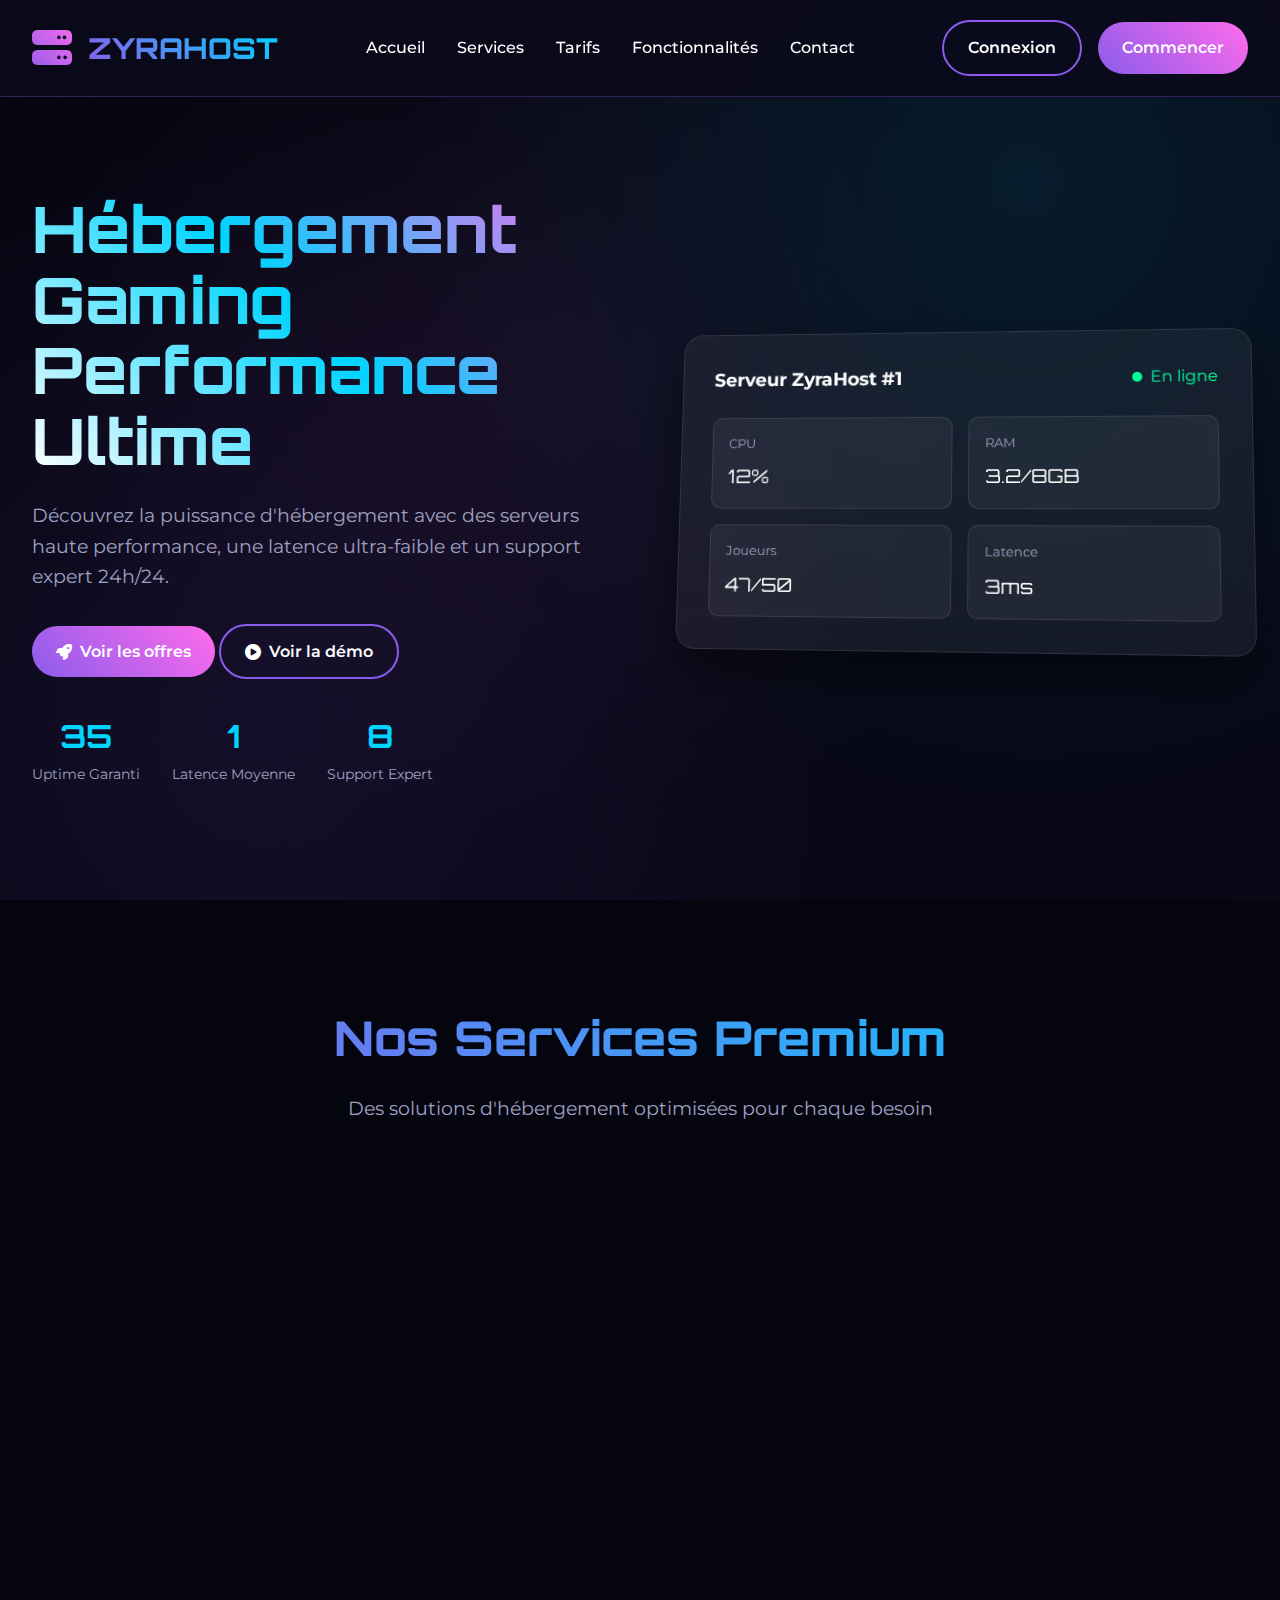
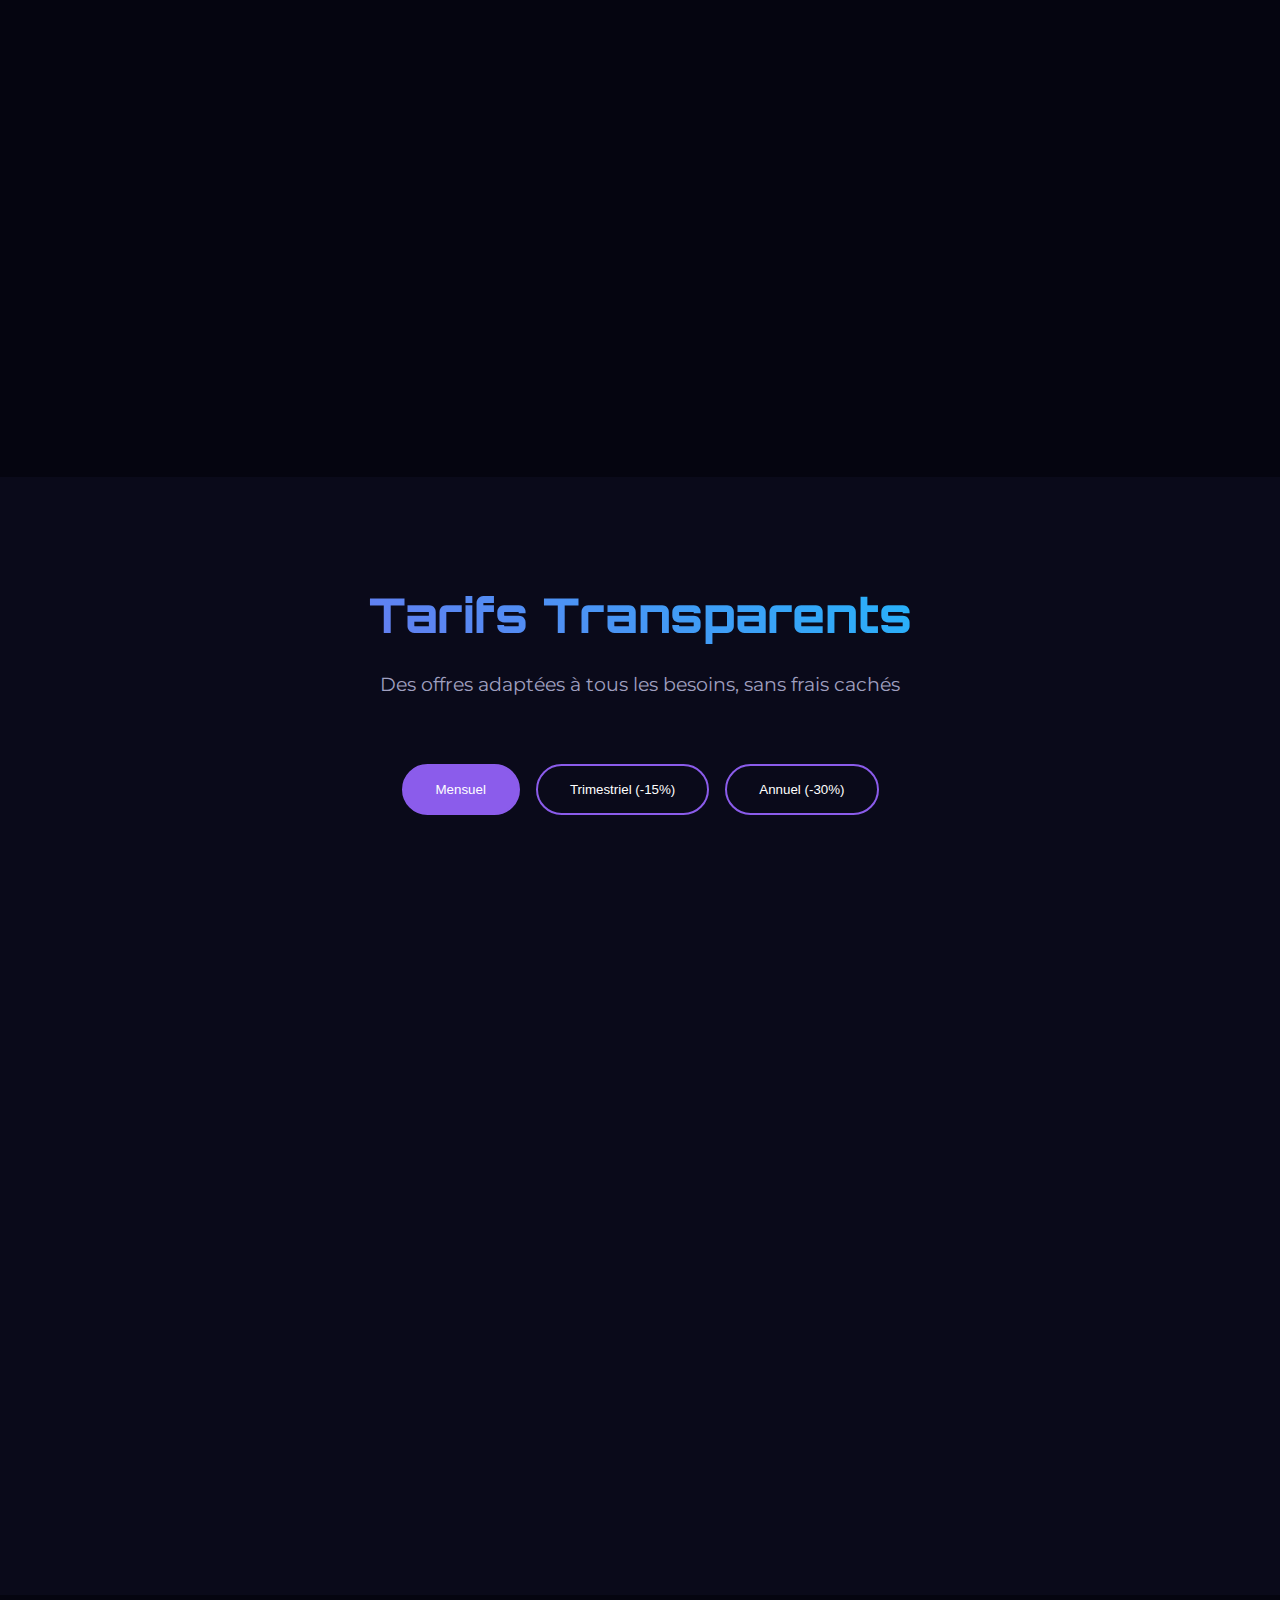
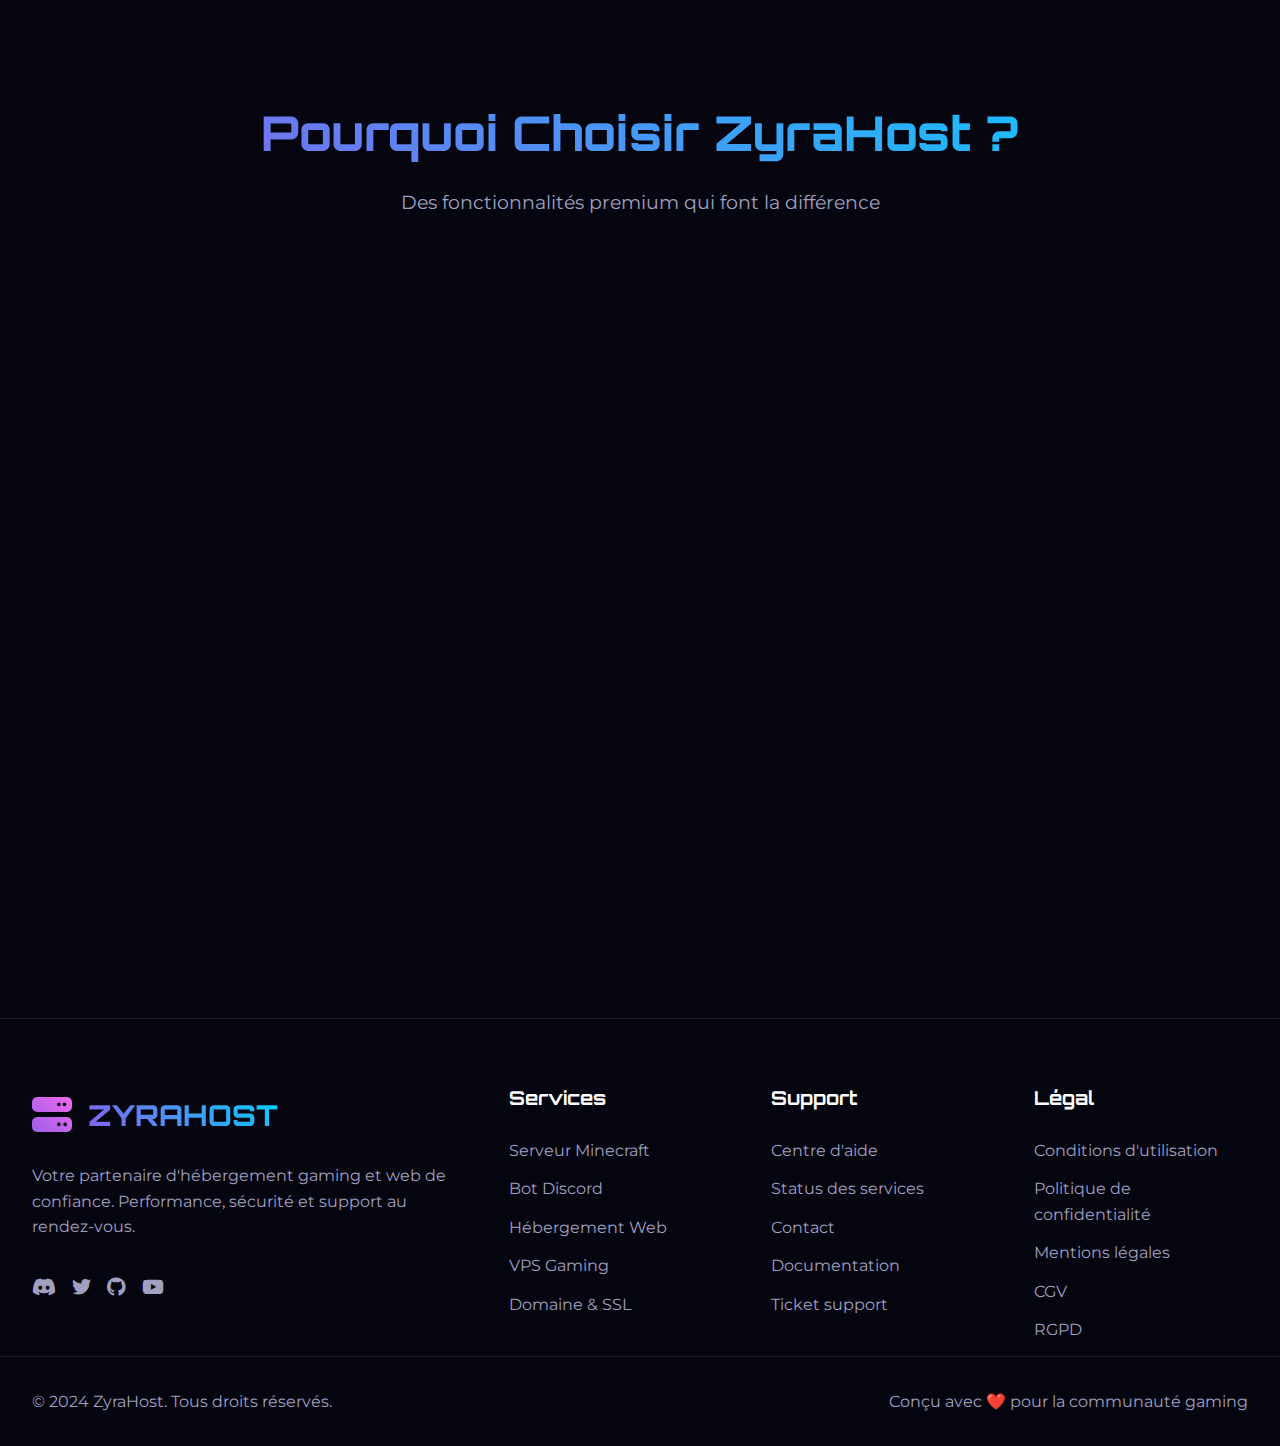
<file: index.html>
<!DOCTYPE html>
<html lang="fr">
<head>
    <meta charset="UTF-8">
    <meta name="viewport" content="width=device-width, initial-scale=1.0">
    <title>ZyraHost - Hébergement Gaming & Web Haut de Gamme</title>
    <link rel="stylesheet" href="https://cdnjs.cloudflare.com/ajax/libs/font-awesome/6.4.0/css/all.min.css">
    <link href="https://fonts.googleapis.com/css2?family=Montserrat:wght@300;400;500;600;700;800;900&family=Orbitron:wght@400;500;600;700;800;900&display=swap" rel="stylesheet">
    <style>
        :root {
            --primary: #8B5CEB;
            --primary-dark: #7B4CD9;
            --secondary: #00D4FF;
            --accent: #FF6BEC;
            --dark: #0A0A1A;
            --darker: #050510;
            --light: #FFFFFF;
            --gray: #A0A0C0;
            --success: #00FF9D;
            --warning: #FFD166;
            --danger: #FF6B6B;
        }

        * {
            margin: 0;
            padding: 0;
            box-sizing: border-box;
        }

        body {
            font-family: 'Montserrat', sans-serif;
            background: linear-gradient(135deg, var(--darker) 0%, var(--dark) 50%, #1A1A2E 100%);
            color: var(--light);
            line-height: 1.6;
            overflow-x: hidden;
        }

        /* Header & Navigation */
        header {
            background: rgba(10, 10, 26, 0.95);
            backdrop-filter: blur(20px);
            border-bottom: 1px solid rgba(139, 92, 235, 0.3);
            position: fixed;
            width: 100%;
            z-index: 1000;
            padding: 1rem 0;
        }

        .nav-container {
            max-width: 1400px;
            margin: 0 auto;
            padding: 0 2rem;
            display: flex;
            justify-content: space-between;
            align-items: center;
        }

        .logo {
            display: flex;
            align-items: center;
            gap: 1rem;
        }

        .logo-icon {
            font-size: 2.5rem;
            background: linear-gradient(45deg, var(--primary), var(--accent));
            -webkit-background-clip: text;
            -webkit-text-fill-color: transparent;
        }

        .logo-text {
            font-family: 'Orbitron', sans-serif;
            font-size: 1.8rem;
            font-weight: 800;
            background: linear-gradient(45deg, var(--primary), var(--secondary));
            -webkit-background-clip: text;
            -webkit-text-fill-color: transparent;
        }

        .nav-links {
            display: flex;
            gap: 2rem;
            list-style: none;
        }

        .nav-links a {
            color: var(--light);
            text-decoration: none;
            font-weight: 500;
            transition: all 0.3s ease;
            position: relative;
        }

        .nav-links a:hover {
            color: var(--secondary);
        }

        .nav-links a::after {
            content: '';
            position: absolute;
            bottom: -5px;
            left: 0;
            width: 0;
            height: 2px;
            background: var(--secondary);
            transition: width 0.3s ease;
        }

        .nav-links a:hover::after {
            width: 100%;
        }

        .nav-actions {
            display: flex;
            gap: 1rem;
            align-items: center;
        }

        .btn {
            padding: 0.8rem 1.5rem;
            border: none;
            border-radius: 50px;
            font-weight: 600;
            cursor: pointer;
            transition: all 0.3s ease;
            text-decoration: none;
            display: inline-flex;
            align-items: center;
            gap: 0.5rem;
            font-family: 'Montserrat', sans-serif;
        }

        .btn-primary {
            background: linear-gradient(45deg, var(--primary), var(--accent));
            color: var(--light);
        }

        .btn-primary:hover {
            transform: translateY(-2px);
            box-shadow: 0 10px 25px rgba(139, 92, 235, 0.4);
        }

        .btn-secondary {
            background: transparent;
            color: var(--light);
            border: 2px solid var(--primary);
        }

        .btn-secondary:hover {
            background: var(--primary);
            transform: translateY(-2px);
        }

        /* Hero Section */
        .hero {
            min-height: 100vh;
            display: flex;
            align-items: center;
            position: relative;
            overflow: hidden;
            padding-top: 80px;
        }

        .hero-bg {
            position: absolute;
            top: 0;
            left: 0;
            width: 100%;
            height: 100%;
            background: 
                radial-gradient(circle at 20% 80%, rgba(139, 92, 235, 0.1) 0%, transparent 50%),
                radial-gradient(circle at 80% 20%, rgba(0, 212, 255, 0.1) 0%, transparent 50%),
                radial-gradient(circle at 40% 40%, rgba(255, 107, 236, 0.05) 0%, transparent 50%);
            z-index: -1;
        }

        .hero-content {
            max-width: 1400px;
            margin: 0 auto;
            padding: 0 2rem;
            display: grid;
            grid-template-columns: 1fr 1fr;
            gap: 4rem;
            align-items: center;
        }

        .hero-text h1 {
            font-family: 'Orbitron', sans-serif;
            font-size: 4rem;
            font-weight: 800;
            line-height: 1.1;
            margin-bottom: 1.5rem;
            background: linear-gradient(45deg, var(--light), var(--secondary), var(--accent));
            -webkit-background-clip: text;
            -webkit-text-fill-color: transparent;
        }

        .hero-text p {
            font-size: 1.2rem;
            color: var(--gray);
            margin-bottom: 2rem;
        }

        .hero-stats {
            display: flex;
            gap: 2rem;
            margin-top: 2rem;
        }

        .stat {
            text-align: center;
        }

        .stat-number {
            font-family: 'Orbitron', sans-serif;
            font-size: 2rem;
            font-weight: 700;
            color: var(--secondary);
        }

        .stat-label {
            font-size: 0.9rem;
            color: var(--gray);
        }

        .hero-visual {
            position: relative;
        }

        .server-dashboard {
            background: rgba(255, 255, 255, 0.05);
            backdrop-filter: blur(20px);
            border: 1px solid rgba(255, 255, 255, 0.1);
            border-radius: 20px;
            padding: 2rem;
            transform: perspective(1000px) rotateY(-5deg) rotateX(5deg);
            box-shadow: 0 25px 50px rgba(0, 0, 0, 0.5);
        }

        .dashboard-header {
            display: flex;
            justify-content: space-between;
            align-items: center;
            margin-bottom: 1.5rem;
        }

        .server-status {
            display: flex;
            align-items: center;
            gap: 0.5rem;
            color: var(--success);
        }

        .status-indicator {
            width: 10px;
            height: 10px;
            border-radius: 50%;
            background: var(--success);
            animation: pulse 2s infinite;
        }

        @keyframes pulse {
            0%, 100% { opacity: 1; }
            50% { opacity: 0.5; }
        }

        .server-metrics {
            display: grid;
            grid-template-columns: 1fr 1fr;
            gap: 1rem;
        }

        .metric {
            background: rgba(255, 255, 255, 0.05);
            padding: 1rem;
            border-radius: 10px;
            border: 1px solid rgba(255, 255, 255, 0.1);
        }

        .metric-label {
            font-size: 0.8rem;
            color: var(--gray);
            margin-bottom: 0.5rem;
        }

        .metric-value {
            font-family: 'Orbitron', sans-serif;
            font-size: 1.2rem;
            color: var(--light);
        }

        /* Services Section */
        .services {
            padding: 100px 0;
            background: var(--darker);
        }

        .section-header {
            text-align: center;
            margin-bottom: 4rem;
        }

        .section-title {
            font-family: 'Orbitron', sans-serif;
            font-size: 3rem;
            font-weight: 800;
            margin-bottom: 1rem;
            background: linear-gradient(45deg, var(--primary), var(--secondary));
            -webkit-background-clip: text;
            -webkit-text-fill-color: transparent;
        }

        .section-subtitle {
            font-size: 1.2rem;
            color: var(--gray);
            max-width: 600px;
            margin: 0 auto;
        }

        .services-grid {
            max-width: 1400px;
            margin: 0 auto;
            padding: 0 2rem;
            display: grid;
            grid-template-columns: repeat(auto-fit, minmax(350px, 1fr));
            gap: 2rem;
        }

        .service-card {
            background: linear-gradient(135deg, rgba(255, 255, 255, 0.05), rgba(255, 255, 255, 0.02));
            border: 1px solid rgba(255, 255, 255, 0.1);
            border-radius: 20px;
            padding: 2.5rem;
            transition: all 0.3s ease;
            position: relative;
            overflow: hidden;
        }

        .service-card::before {
            content: '';
            position: absolute;
            top: 0;
            left: -100%;
            width: 100%;
            height: 100%;
            background: linear-gradient(90deg, transparent, rgba(255, 255, 255, 0.1), transparent);
            transition: left 0.5s ease;
        }

        .service-card:hover::before {
            left: 100%;
        }

        .service-card:hover {
            transform: translateY(-10px);
            border-color: var(--primary);
            box-shadow: 0 20px 40px rgba(139, 92, 235, 0.2);
        }

        .service-icon {
            font-size: 3rem;
            margin-bottom: 1.5rem;
            background: linear-gradient(45deg, var(--primary), var(--secondary));
            -webkit-background-clip: text;
            -webkit-text-fill-color: transparent;
        }

        .service-title {
            font-size: 1.5rem;
            font-weight: 700;
            margin-bottom: 1rem;
            color: var(--light);
        }

        .service-features {
            list-style: none;
            margin: 1.5rem 0;
        }

        .service-features li {
            padding: 0.5rem 0;
            color: var(--gray);
            display: flex;
            align-items: center;
            gap: 0.5rem;
        }

        .service-features li::before {
            content: '✓';
            color: var(--success);
            font-weight: bold;
        }

        .service-price {
            font-family: 'Orbitron', sans-serif;
            font-size: 2rem;
            font-weight: 700;
            color: var(--secondary);
            margin: 1.5rem 0;
        }

        /* Pricing Section */
        .pricing {
            padding: 100px 0;
            background: var(--dark);
        }

        .pricing-tabs {
            display: flex;
            justify-content: center;
            gap: 1rem;
            margin-bottom: 3rem;
        }

        .pricing-tab {
            padding: 1rem 2rem;
            background: transparent;
            border: 2px solid var(--primary);
            color: var(--light);
            border-radius: 50px;
            cursor: pointer;
            transition: all 0.3s ease;
        }

        .pricing-tab.active {
            background: var(--primary);
        }

        .pricing-grid {
            max-width: 1400px;
            margin: 0 auto;
            padding: 0 2rem;
            display: grid;
            grid-template-columns: repeat(auto-fit, minmax(300px, 1fr));
            gap: 2rem;
        }

        .pricing-card {
            background: linear-gradient(135deg, rgba(255, 255, 255, 0.05), rgba(255, 255, 255, 0.02));
            border: 1px solid rgba(255, 255, 255, 0.1);
            border-radius: 20px;
            padding: 3rem 2rem;
            text-align: center;
            transition: all 0.3s ease;
            position: relative;
        }

        .pricing-card.featured {
            border-color: var(--accent);
            transform: scale(1.05);
        }

        .pricing-card.featured::before {
            content: 'POPULAIRE';
            position: absolute;
            top: -10px;
            left: 50%;
            transform: translateX(-50%);
            background: var(--accent);
            color: var(--light);
            padding: 0.5rem 1.5rem;
            border-radius: 20px;
            font-size: 0.8rem;
            font-weight: 600;
        }

        .pricing-card:hover {
            transform: translateY(-10px);
            border-color: var(--primary);
        }

        .pricing-card.featured:hover {
            transform: scale(1.05) translateY(-10px);
        }

        .pricing-name {
            font-size: 1.5rem;
            font-weight: 700;
            margin-bottom: 1rem;
            color: var(--light);
        }

        .pricing-price {
            font-family: 'Orbitron', sans-serif;
            font-size: 3rem;
            font-weight: 800;
            margin-bottom: 1rem;
            background: linear-gradient(45deg, var(--primary), var(--secondary));
            -webkit-background-clip: text;
            -webkit-text-fill-color: transparent;
        }

        .pricing-period {
            color: var(--gray);
            margin-bottom: 2rem;
        }

        /* Features Section */
        .features {
            padding: 100px 0;
            background: var(--darker);
        }

        .features-grid {
            max-width: 1400px;
            margin: 0 auto;
            padding: 0 2rem;
            display: grid;
            grid-template-columns: repeat(auto-fit, minmax(300px, 1fr));
            gap: 3rem;
        }

        .feature {
            text-align: center;
            padding: 2rem;
        }

        .feature-icon {
            width: 80px;
            height: 80px;
            margin: 0 auto 1.5rem;
            background: linear-gradient(45deg, var(--primary), var(--accent));
            border-radius: 20px;
            display: flex;
            align-items: center;
            justify-content: center;
            font-size: 2rem;
            color: var(--light);
        }

        .feature-title {
            font-size: 1.3rem;
            font-weight: 700;
            margin-bottom: 1rem;
            color: var(--light);
        }

        .feature-description {
            color: var(--gray);
        }

        /* Footer */
        footer {
            background: var(--darker);
            border-top: 1px solid rgba(255, 255, 255, 0.1);
            padding: 4rem 0 2rem;
        }

        .footer-content {
            max-width: 1400px;
            margin: 0 auto;
            padding: 0 2rem;
            display: grid;
            grid-template-columns: 2fr 1fr 1fr 1fr;
            gap: 3rem;
        }

        .footer-column h3 {
            font-family: 'Orbitron', sans-serif;
            font-size: 1.2rem;
            margin-bottom: 1.5rem;
            color: var(--light);
        }

        .footer-links {
            list-style: none;
        }

        .footer-links li {
            margin-bottom: 0.8rem;
        }

        .footer-links a {
            color: var(--gray);
            text-decoration: none;
            transition: color 0.3s ease;
        }

        .footer-links a:hover {
            color: var(--secondary);
        }

        .footer-bottom {
            max-width: 1400px;
            margin: 0 auto;
            padding: 2rem 2rem 0;
            border-top: 1px solid rgba(255, 255, 255, 0.1);
            display: flex;
            justify-content: space-between;
            align-items: center;
            color: var(--gray);
        }

        .social-links {
            display: flex;
            gap: 1rem;
        }

        .social-links a {
            color: var(--gray);
            font-size: 1.2rem;
            transition: color 0.3s ease;
        }

        .social-links a:hover {
            color: var(--secondary);
        }

        /* Responsive */
        @media (max-width: 1024px) {
            .hero-content {
                grid-template-columns: 1fr;
                text-align: center;
            }

            .footer-content {
                grid-template-columns: 1fr 1fr;
            }
        }

        @media (max-width: 768px) {
            .nav-links {
                display: none;
            }

            .hero-text h1 {
                font-size: 2.5rem;
            }

            .services-grid,
            .pricing-grid,
            .features-grid {
                grid-template-columns: 1fr;
            }

            .footer-content {
                grid-template-columns: 1fr;
            }

            .footer-bottom {
                flex-direction: column;
                gap: 1rem;
                text-align: center;
            }
        }
    </style>
</head>
<body>
    <!-- Header -->
    <header>
        <div class="nav-container">
            <div class="logo">
                <div class="logo-icon">
                    <i class="fas fa-server"></i>
                </div>
                <div class="logo-text">ZYRAHOST</div>
            </div>
            <nav>
                <ul class="nav-links">
                    <li><a href="#accueil">Accueil</a></li>
                    <li><a href="#services">Services</a></li>
                    <li><a href="#tarifs">Tarifs</a></li>
                    <li><a href="#features">Fonctionnalités</a></li>
                    <li><a href="#contact">Contact</a></li>
                </ul>
            </nav>
            <div class="nav-actions">
                <a href="#" class="btn btn-secondary">Connexion</a>
                <a href="#tarifs" class="btn btn-primary">Commencer</a>
            </div>
        </div>
    </header>

    <!-- Hero Section -->
    <section class="hero" id="accueil">
        <div class="hero-bg"></div>
        <div class="hero-content">
            <div class="hero-text">
                <h1>Hébergement Gaming<br>Performance Ultime</h1>
                <p>Découvrez la puissance d'hébergement avec des serveurs haute performance, une latence ultra-faible et un support expert 24h/24.</p>
                <div class="hero-actions">
                    <a href="#tarifs" class="btn btn-primary">
                        <i class="fas fa-rocket"></i>
                        Voir les offres
                    </a>
                    <a href="#features" class="btn btn-secondary">
                        <i class="fas fa-play-circle"></i>
                        Voir la démo
                    </a>
                </div>
                <div class="hero-stats">
                    <div class="stat">
                        <div class="stat-number">99.9%</div>
                        <div class="stat-label">Uptime Garanti</div>
                    </div>
                    <div class="stat">
                        <div class="stat-number">5ms</div>
                        <div class="stat-label">Latence Moyenne</div>
                    </div>
                    <div class="stat">
                        <div class="stat-number">24/7</div>
                        <div class="stat-label">Support Expert</div>
                    </div>
                </div>
            </div>
            <div class="hero-visual">
                <div class="server-dashboard">
                    <div class="dashboard-header">
                        <h3>Serveur ZyraHost #1</h3>
                        <div class="server-status">
                            <div class="status-indicator"></div>
                            <span>En ligne</span>
                        </div>
                    </div>
                    <div class="server-metrics">
                        <div class="metric">
                            <div class="metric-label">CPU</div>
                            <div class="metric-value">12%</div>
                        </div>
                        <div class="metric">
                            <div class="metric-label">RAM</div>
                            <div class="metric-value">3.2/8GB</div>
                        </div>
                        <div class="metric">
                            <div class="metric-label">Joueurs</div>
                            <div class="metric-value">47/50</div>
                        </div>
                        <div class="metric">
                            <div class="metric-label">Latence</div>
                            <div class="metric-value">3ms</div>
                        </div>
                    </div>
                </div>
            </div>
        </div>
    </section>

    <!-- Services Section -->
    <section class="services" id="services">
        <div class="section-header">
            <h2 class="section-title">Nos Services Premium</h2>
            <p class="section-subtitle">Des solutions d'hébergement optimisées pour chaque besoin</p>
        </div>
        <div class="services-grid">
            <!-- Serveur Minecraft -->
            <div class="service-card">
                <div class="service-icon">
                    <i class="fab fa-java"></i>
                </div>
                <h3 class="service-title">Serveur Minecraft</h3>
                <p>Performances optimales pour votre serveur Minecraft avec mods et plugins.</p>
                <ul class="service-features">
                    <li>RAM DDR4 3200MHz</li>
                    <li>SSD NVMe Ultra-rapide</li>
                    <li>Panel Pterodactyl</li>
                    <li>Support Modpacks</li>
                    <li>Backups automatiques</li>
                    <li>DDoS Protection</li>
                </ul>
                <div class="service-price">À partir de 3.99€/mois</div>
                <a href="#" class="btn btn-primary">Choisir ce plan</a>
            </div>

            <!-- Bot Discord -->
            <div class="service-card">
                <div class="service-icon">
                    <i class="fab fa-discord"></i>
                </div>
                <h3 class="service-title">Bot Discord</h3>
                <p>Hébergement 24/7 pour vos bots Discord avec haute disponibilité.</p>
                <ul class="service-features">
                    <li>Node.js & Python</li>
                    <li>Uptime 99.9% garanti</li>
                    <li>Base de données MySQL</li>
                    <li>Support 24/7</li>
                    <li>Redémarrage automatique</li>
                    <li>SSL Gratuit</li>
                </ul>
                <div class="service-price">À partir de 1.99€/mois</div>
                <a href="#" class="btn btn-primary">Choisir ce plan</a>
            </div>

            <!-- Hébergement Web -->
            <div class="service-card">
                <div class="service-icon">
                    <i class="fas fa-globe"></i>
                </div>
                <h3 class="service-title">Hébergement Web</h3>
                <p>Solutions web haute performance avec technologies modernes.</p>
                <ul class="service-features">
                    <li>PHP 8.x & MySQL</li>
                    <li>LiteSpeed Enterprise</li>
                    <li>SSL Let's Encrypt</li>
                    <li>Backups quotidiens</li>
                    <li>CDN Cloudflare</li>
                    <li>Installateur 1-click</li>
                </ul>
                <div class="service-price">À partir de 2.49€/mois</div>
                <a href="#" class="btn btn-primary">Choisir ce plan</a>
            </div>
        </div>
    </section>

    <!-- Pricing Section -->
    <section class="pricing" id="tarifs">
        <div class="section-header">
            <h2 class="section-title">Tarifs Transparents</h2>
            <p class="section-subtitle">Des offres adaptées à tous les besoins, sans frais cachés</p>
        </div>
        <div class="pricing-tabs">
            <button class="pricing-tab active">Mensuel</button>
            <button class="pricing-tab">Trimestriel (-15%)</button>
            <button class="pricing-tab">Annuel (-30%)</button>
        </div>
        <div class="pricing-grid">
            <!-- Plan Débutant -->
            <div class="pricing-card">
                <h3 class="pricing-name">💧 Start</h3>
                <div class="pricing-price">3.99€</div>
                <div class="pricing-period">par mois</div>
                <ul class="service-features">
                    <li>1 vCore CPU</li>
                    <li>2 Go RAM</li>
                    <li>20 Go NVMe Stockage NVMe</li>
                    <li>Panel Pterodactyl</li>
                    <li>100 Mbps connexion</li>
                </ul>
                <a href="#" class="btn btn-secondary">Commencer</a>
            </div>

            <!-- Plan Avancé -->
            <div class="pricing-card featured">
                <h3 class="pricing-name">⚡Medium</h3>
                <div class="pricing-price">7.99€</div>
                <div class="pricing-period">par mois</div>
                <ul class="service-features">
                    <li>2 vCores CPU</li>
                    <li>4 Go RAM</li>
                    <li>40 Go NVMe Stockage NVMe</li>
                    <li>Panel Pterodactyl</li>
                    <li>Support 24/7</li>
                    <li>250 Mbps connexion</li>
                </ul>
                <a href="#" class="btn btn-primary">Commencer</a>
            </div>

            <!-- Plan Professionnel -->
            <div class="pricing-card">
                <h3 class="pricing-name">🔥 Pro</h3>
                <div class="pricing-price">14.99€</div>
                <div class="pricing-period">par mois</div>
                <ul class="service-features">
                    <li>CPU 4 vCore</li>
                    <li>8 Go RAM</li>
                    <li>80 Go NVMe Stockage NVME</li>
                    <li>Panel Pterodactyl</li>
                    <li>500 Mbps connexion</li>
                    <li>DDoS Protection</li>
                </ul>
                <a href="#" class="btn btn-secondary">Commencer</a>
            </div>
        </div>
    </section>

    <!-- Features Section -->
    <section class="features" id="features">
        <div class="section-header">
            <h2 class="section-title">Pourquoi Choisir ZyraHost ?</h2>
            <p class="section-subtitle">Des fonctionnalités premium qui font la différence</p>
        </div>
        <div class="features-grid">
            <div class="feature">
                <div class="feature-icon">
                    <i class="fas fa-bolt"></i>
                </div>
                <h3 class="feature-title">Performance Maximale</h3>
                <p class="feature-description">Serveurs équipés de processeurs Ryzen et SSD NVMe pour des performances exceptionnelles.</p>
            </div>
            <div class="feature">
                <div class="feature-icon">
                    <i class="fas fa-shield-alt"></i>
                </div>
                <h3 class="feature-title">Sécurité Renforcée</h3>
                <p class="feature-description">Protection DDoS avancée et sauvegardes automatiques pour la sécurité de vos données.</p>
            </div>
            <div class="feature">
                <div class="feature-icon">
                    <i class="fas fa-headset"></i>
                </div>
                <h3 class="feature-title">Support 24/7</h3>
                <p class="feature-description">Notre équipe d'experts est disponible à tout moment pour vous accompagner.</p>
            </div>
            <div class="feature">
                <div class="feature-icon">
                    <i class="fas fa-rocket"></i>
                </div>
                <h3 class="feature-title">Installation Instantanée</h3>
                <p class="feature-description">Votre serveur est déployé en moins de 60 secondes après paiement.</p>
            </div>
            <div class="feature">
                <div class="feature-icon">
                    <i class="fas fa-sliders-h"></i>
                </div>
                <h3 class="feature-title">Panel Avancé</h3>
                <p class="feature-description">Contrôle complet via Pterodactyl, le panel le plus performant du marché.</p>
            </div>
            <div class="feature">
                <div class="feature-icon">
                    <i class="fas fa-euro-sign"></i>
                </div>
                <h3 class="feature-title">Prix Justes</h3>
                <p class="feature-description">Des tarifs transparents sans frais cachés et des remises sur les engagements longs.</p>
            </div>
        </div>
    </section>

    <!-- Footer -->
    <footer>
        <div class="footer-content">
            <div class="footer-column">
                <div class="logo">
                    <div class="logo-icon">
                        <i class="fas fa-server"></i>
                    </div>
                    <div class="logo-text">ZYRAHOST</div>
                </div>
                <p style="margin-top: 1rem; color: var(--gray);">
                    Votre partenaire d'hébergement gaming et web de confiance. Performance, sécurité et support au rendez-vous.
                </p>
                <div class="social-links" style="margin-top: 2rem;">
                    <a href="#"><i class="fab fa-discord"></i></a>
                    <a href="#"><i class="fab fa-twitter"></i></a>
                    <a href="#"><i class="fab fa-github"></i></a>
                    <a href="#"><i class="fab fa-youtube"></i></a>
                </div>
            </div>
            <div class="footer-column">
                <h3>Services</h3>
                <ul class="footer-links">
                    <li><a href="#">Serveur Minecraft</a></li>
                    <li><a href="#">Bot Discord</a></li>
                    <li><a href="#">Hébergement Web</a></li>
                    <li><a href="#">VPS Gaming</a></li>
                    <li><a href="#">Domaine & SSL</a></li>
                </ul>
            </div>
            <div class="footer-column">
                <h3>Support</h3>
                <ul class="footer-links">
                    <li><a href="#">Centre d'aide</a></li>
                    <li><a href="#">Status des services</a></li>
                    <li><a href="#">Contact</a></li>
                    <li><a href="#">Documentation</a></li>
                    <li><a href="#">Ticket support</a></li>
                </ul>
            </div>
            <div class="footer-column">
                <h3>Légal</h3>
                <ul class="footer-links">
                    <li><a href="#">Conditions d'utilisation</a></li>
                    <li><a href="#">Politique de confidentialité</a></li>
                    <li><a href="#">Mentions légales</a></li>
                    <li><a href="#">CGV</a></li>
                    <li><a href="#">RGPD</a></li>
                </ul>
            </div>
        </div>
        <div class="footer-bottom">
            <p>&copy; 2024 ZyraHost. Tous droits réservés.</p>
            <p>Conçu avec ❤️ pour la communauté gaming</p>
        </div>
    </footer>

    <script>
        // Animation pour les sections
        const observerOptions = {
            threshold: 0.1,
            rootMargin: '0px 0px -50px 0px'
        };

        const observer = new IntersectionObserver((entries) => {
            entries.forEach(entry => {
                if (entry.isIntersecting) {
                    entry.target.style.opacity = '1';
                    entry.target.style.transform = 'translateY(0)';
                }
            });
        }, observerOptions);

        // Appliquer l'animation aux sections
        document.querySelectorAll('.service-card, .pricing-card, .feature').forEach(el => {
            el.style.opacity = '0';
            el.style.transform = 'translateY(30px)';
            el.style.transition = 'opacity 0.6s ease, transform 0.6s ease';
            observer.observe(el);
        });

        // Gestion des onglets de pricing
        document.querySelectorAll('.pricing-tab').forEach(tab => {
            tab.addEventListener('click', () => {
                document.querySelectorAll('.pricing-tab').forEach(t => t.classList.remove('active'));
                tab.classList.add('active');
                
                // Ici vous pouvez ajouter la logique pour changer les prix
            });
        });

        // Smooth scroll pour les liens d'ancrage
        document.querySelectorAll('a[href^="#"]').forEach(anchor => {
            anchor.addEventListener('click', function (e) {
                e.preventDefault();
                const target = document.querySelector(this.getAttribute('href'));
                if (target) {
                    target.scrollIntoView({
                        behavior: 'smooth',
                        block: 'start'
                    });
                }
            });
        });

        // Compteur animé pour les stats
        function animateCounter(element, target, duration = 2000) {
            let start = 0;
            const increment = target / (duration / 16);
            const timer = setInterval(() => {
                start += increment;
                if (start >= target) {
                    element.textContent = target;
                    clearInterval(timer);
                } else {
                    element.textContent = Math.floor(start);
                }
            }, 16);
        }

        // Démarrer l'animation des compteurs quand la section hero est visible
        const heroObserver = new IntersectionObserver((entries) => {
            entries.forEach(entry => {
                if (entry.isIntersecting) {
                    document.querySelectorAll('.stat-number').forEach(stat => {
                        const target = stat.textContent.includes('%') ? 99.9 : 
                                      stat.textContent.includes('ms') ? 5 : 24;
                        animateCounter(stat, target);
                    });
                    heroObserver.disconnect();
                }
            });
        });

        heroObserver.observe(document.querySelector('.hero'));
    </script>
</body>
</html>
</file>
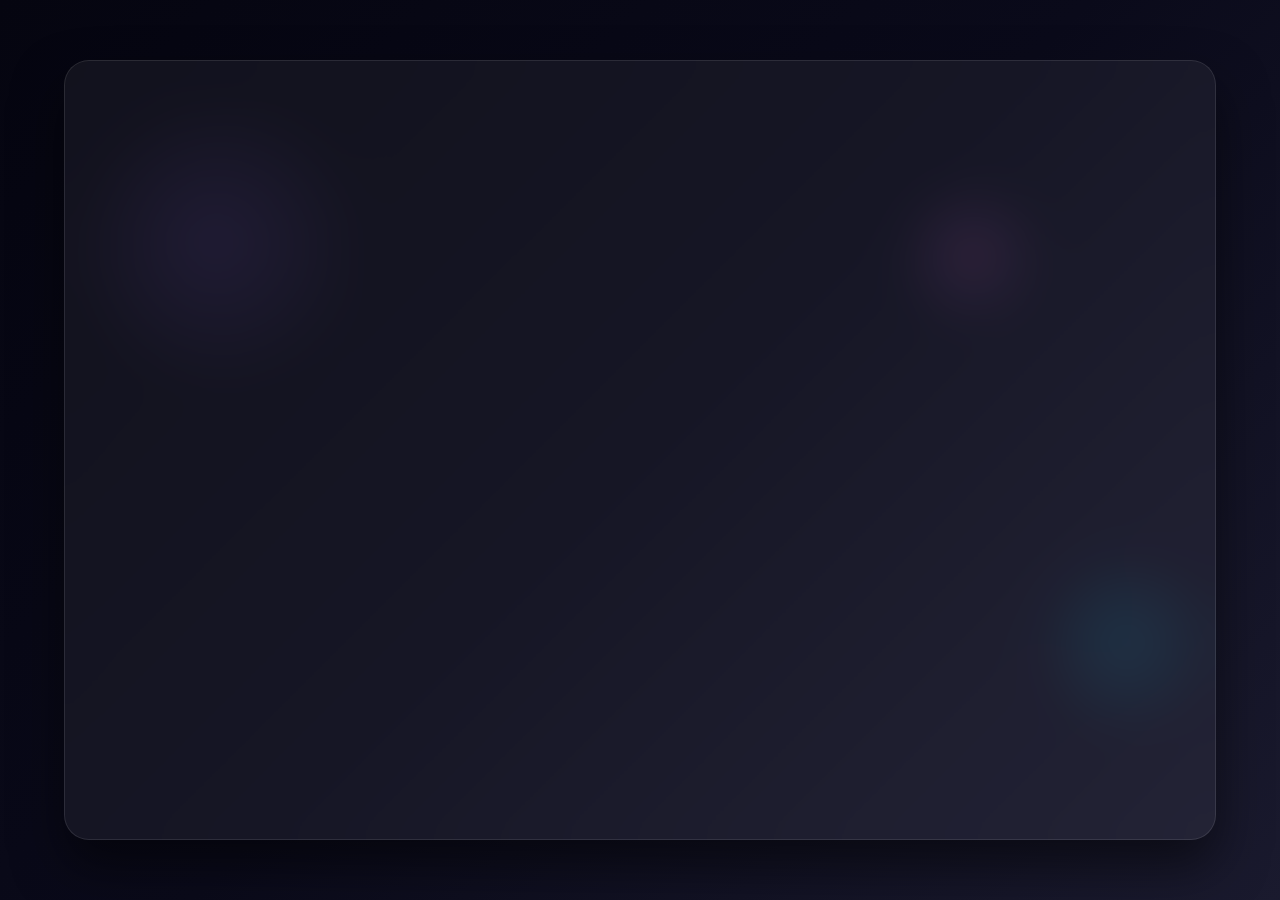
<file: connexion (1).html>
<!DOCTYPE html>
<html lang="fr">
<head>
    <meta charset="UTF-8">
    <meta name="viewport" content="width=device-width, initial-scale=1.0">
    <title>Connexion - ZyraHost</title>
    <link rel="stylesheet" href="https://cdnjs.cloudflare.com/ajax/libs/font-awesome/6.4.0/css/all.min.css">
    <link href="https://fonts.googleapis.com/css2?family=Montserrat:wght@300;400;500;600;700;800;900&family=Orbitron:wght@400;500;600;700;800;900&display=swap" rel="stylesheet">
    <style>
        :root {
            --primary: #8B5CEB;
            --primary-dark: #7B4CD9;
            --secondary: #00D4FF;
            --accent: #FF6BEC;
            --dark: #0A0A1A;
            --darker: #050510;
            --light: #FFFFFF;
            --gray: #A0A0C0;
            --success: #00FF9D;
            --warning: #FFD166;
            --danger: #FF6B6B;
        }

        * {
            margin: 0;
            padding: 0;
            box-sizing: border-box;
        }

        body {
            font-family: 'Montserrat', sans-serif;
            background: linear-gradient(135deg, var(--darker) 0%, var(--dark) 50%, #1A1A2E 100%);
            color: var(--light);
            min-height: 100vh;
            display: flex;
            align-items: center;
            justify-content: center;
            position: relative;
            overflow: hidden;
        }

        .background-animation {
            position: absolute;
            top: 0;
            left: 0;
            width: 100%;
            height: 100%;
            z-index: -1;
        }

        .floating-element {
            position: absolute;
            border-radius: 50%;
            background: radial-gradient(circle, var(--primary) 0%, transparent 70%);
            opacity: 0.1;
            animation: float 15s infinite ease-in-out;
        }

        .floating-element:nth-child(1) {
            width: 300px;
            height: 300px;
            top: 10%;
            left: 5%;
            animation-delay: 0s;
        }

        .floating-element:nth-child(2) {
            width: 200px;
            height: 200px;
            top: 60%;
            left: 80%;
            animation-delay: -5s;
            background: radial-gradient(circle, var(--secondary) 0%, transparent 70%);
        }

        .floating-element:nth-child(3) {
            width: 150px;
            height: 150px;
            top: 20%;
            left: 70%;
            animation-delay: -10s;
            background: radial-gradient(circle, var(--accent) 0%, transparent 70%);
        }

        @keyframes float {
            0%, 100% { transform: translateY(0) rotate(0deg); }
            50% { transform: translateY(-20px) rotate(180deg); }
        }

        .login-container {
            display: flex;
            width: 90%;
            max-width: 1200px;
            min-height: 700px;
            background: rgba(255, 255, 255, 0.05);
            backdrop-filter: blur(20px);
            border: 1px solid rgba(255, 255, 255, 0.1);
            border-radius: 25px;
            overflow: hidden;
            box-shadow: 0 25px 50px rgba(0, 0, 0, 0.5);
        }

        .login-left {
            flex: 1;
            background: linear-gradient(135deg, rgba(139, 92, 235, 0.1), rgba(0, 212, 255, 0.1));
            padding: 3rem;
            display: flex;
            flex-direction: column;
            justify-content: center;
            position: relative;
            overflow: hidden;
        }

        .login-left::before {
            content: '';
            position: absolute;
            top: 0;
            left: 0;
            right: 0;
            bottom: 0;
            background: 
                radial-gradient(circle at 20% 80%, rgba(139, 92, 235, 0.2) 0%, transparent 50%),
                radial-gradient(circle at 80% 20%, rgba(0, 212, 255, 0.2) 0%, transparent 50%);
            z-index: -1;
        }

        .logo {
            display: flex;
            align-items: center;
            gap: 1rem;
            margin-bottom: 3rem;
        }

        .logo-icon {
            font-size: 2.5rem;
            background: linear-gradient(45deg, var(--primary), var(--accent));
            -webkit-background-clip: text;
            -webkit-text-fill-color: transparent;
        }

        .logo-text {
            font-family: 'Orbitron', sans-serif;
            font-size: 1.8rem;
            font-weight: 800;
            background: linear-gradient(45deg, var(--primary), var(--secondary));
            -webkit-background-clip: text;
            -webkit-text-fill-color: transparent;
        }

        .welcome-text h1 {
            font-family: 'Orbitron', sans-serif;
            font-size: 3rem;
            font-weight: 800;
            margin-bottom: 1rem;
            background: linear-gradient(45deg, var(--light), var(--secondary));
            -webkit-background-clip: text;
            -webkit-text-fill-color: transparent;
        }

        .welcome-text p {
            font-size: 1.1rem;
            color: var(--gray);
            margin-bottom: 2rem;
            line-height: 1.6;
        }

        .features-list {
            list-style: none;
            margin-top: 2rem;
        }

        .features-list li {
            padding: 0.8rem 0;
            color: var(--gray);
            display: flex;
            align-items: center;
            gap: 1rem;
            font-size: 1rem;
        }

        .features-list li i {
            color: var(--success);
            font-size: 1.2rem;
        }

        .login-right {
            flex: 1;
            padding: 3rem;
            display: flex;
            flex-direction: column;
            justify-content: center;
        }

        .login-header {
            text-align: center;
            margin-bottom: 2rem;
        }

        .login-header h2 {
            font-family: 'Orbitron', sans-serif;
            font-size: 2.2rem;
            font-weight: 700;
            margin-bottom: 0.5rem;
            color: var(--light);
        }

        .login-header p {
            color: var(--gray);
            font-size: 1rem;
        }

        .login-form {
            width: 100%;
        }

        .form-group {
            margin-bottom: 1.5rem;
            position: relative;
        }

        .form-label {
            display: block;
            margin-bottom: 0.5rem;
            color: var(--light);
            font-weight: 500;
        }

        .input-with-icon {
            position: relative;
        }

        .input-with-icon i {
            position: absolute;
            left: 1rem;
            top: 50%;
            transform: translateY(-50%);
            color: var(--gray);
            transition: color 0.3s ease;
        }

        .form-input {
            width: 100%;
            padding: 1rem 1rem 1rem 3rem;
            background: rgba(255, 255, 255, 0.08);
            border: 1px solid rgba(255, 255, 255, 0.2);
            border-radius: 12px;
            color: var(--light);
            font-size: 1rem;
            transition: all 0.3s ease;
            font-family: 'Montserrat', sans-serif;
        }

        .form-input:focus {
            outline: none;
            border-color: var(--primary);
            background: rgba(255, 255, 255, 0.12);
            box-shadow: 0 0 0 3px rgba(139, 92, 235, 0.2);
        }

        .form-input:focus + i {
            color: var(--primary);
        }

        .password-toggle {
            position: absolute;
            right: 1rem;
            top: 50%;
            transform: translateY(-50%);
            background: none;
            border: none;
            color: var(--gray);
            cursor: pointer;
            transition: color 0.3s ease;
        }

        .password-toggle:hover {
            color: var(--light);
        }

        .form-options {
            display: flex;
            justify-content: space-between;
            align-items: center;
            margin-bottom: 1.5rem;
        }

        .remember-me {
            display: flex;
            align-items: center;
            gap: 0.5rem;
            color: var(--gray);
            font-size: 0.9rem;
        }

        .remember-me input {
            accent-color: var(--primary);
        }

        .forgot-password {
            color: var(--secondary);
            text-decoration: none;
            font-size: 0.9rem;
            transition: color 0.3s ease;
        }

        .forgot-password:hover {
            color: var(--primary);
        }

        .btn {
            padding: 1rem 2rem;
            border: none;
            border-radius: 12px;
            font-weight: 600;
            cursor: pointer;
            transition: all 0.3s ease;
            text-decoration: none;
            display: inline-flex;
            align-items: center;
            justify-content: center;
            gap: 0.5rem;
            font-family: 'Montserrat', sans-serif;
            font-size: 1rem;
            width: 100%;
        }

        .btn-primary {
            background: linear-gradient(45deg, var(--primary), var(--accent));
            color: var(--light);
        }

        .btn-primary:hover {
            transform: translateY(-2px);
            box-shadow: 0 10px 25px rgba(139, 92, 235, 0.4);
        }

        .btn-google {
            background: rgba(255, 255, 255, 0.08);
            color: var(--light);
            border: 1px solid rgba(255, 255, 255, 0.2);
            margin-top: 1rem;
        }

        .btn-google:hover {
            background: rgba(255, 255, 255, 0.12);
            transform: translateY(-2px);
        }

        .divider {
            display: flex;
            align-items: center;
            margin: 2rem 0;
            color: var(--gray);
        }

        .divider::before,
        .divider::after {
            content: '';
            flex: 1;
            height: 1px;
            background: rgba(255, 255, 255, 0.2);
        }

        .divider span {
            padding: 0 1rem;
            font-size: 0.9rem;
        }

        .login-footer {
            text-align: center;
            margin-top: 2rem;
            color: var(--gray);
            font-size: 0.9rem;
        }

        .login-footer a {
            color: var(--secondary);
            text-decoration: none;
            transition: color 0.3s ease;
        }

        .login-footer a:hover {
            color: var(--primary);
        }

        .security-badge {
            display: flex;
            align-items: center;
            justify-content: center;
            gap: 0.5rem;
            margin-top: 1.5rem;
            padding: 1rem;
            background: rgba(0, 255, 157, 0.1);
            border: 1px solid rgba(0, 255, 157, 0.3);
            border-radius: 12px;
            color: var(--success);
            font-size: 0.9rem;
        }

        .server-status {
            position: absolute;
            top: 2rem;
            right: 2rem;
            display: flex;
            align-items: center;
            gap: 0.5rem;
            background: rgba(0, 255, 157, 0.1);
            padding: 0.5rem 1rem;
            border-radius: 50px;
            border: 1px solid rgba(0, 255, 157, 0.3);
            color: var(--success);
            font-size: 0.9rem;
        }

        .status-indicator {
            width: 8px;
            height: 8px;
            border-radius: 50%;
            background: var(--success);
            animation: pulse 2s infinite;
        }

        @keyframes pulse {
            0%, 100% { opacity: 1; }
            50% { opacity: 0.5; }
        }

        /* Responsive */
        @media (max-width: 968px) {
            .login-container {
                flex-direction: column;
                min-height: auto;
            }
            
            .login-left, .login-right {
                padding: 2rem;
            }
            
            .welcome-text h1 {
                font-size: 2.2rem;
            }
            
            .server-status {
                position: relative;
                top: auto;
                right: auto;
                justify-content: center;
                margin-bottom: 1rem;
            }
        }

        @media (max-width: 480px) {
            .login-container {
                width: 95%;
            }
            
            .login-left, .login-right {
                padding: 1.5rem;
            }
            
            .form-options {
                flex-direction: column;
                gap: 1rem;
                align-items: flex-start;
            }
            
            .welcome-text h1 {
                font-size: 1.8rem;
            }
        }

        /* Animations d'entrée */
        .login-left, .login-right {
            opacity: 0;
            transform: translateY(30px);
            animation: fadeInUp 0.8s ease forwards;
        }

        .login-right {
            animation-delay: 0.3s;
        }

        @keyframes fadeInUp {
            to {
                opacity: 1;
                transform: translateY(0);
            }
        }

        .form-group {
            opacity: 0;
            transform: translateX(20px);
            animation: fadeInRight 0.6s ease forwards;
        }

        .form-group:nth-child(1) { animation-delay: 0.5s; }
        .form-group:nth-child(2) { animation-delay: 0.6s; }
        .form-group:nth-child(3) { animation-delay: 0.7s; }
        .form-group:nth-child(4) { animation-delay: 0.8s; }

        @keyframes fadeInRight {
            to {
                opacity: 1;
                transform: translateX(0);
            }
        }
    </style>
</head>
<body>
    <div class="background-animation">
        <div class="floating-element"></div>
        <div class="floating-element"></div>
        <div class="floating-element"></div>
    </div>

    <div class="login-container">
        <div class="login-left">
            <div class="server-status">
                <div class="status-indicator"></div>
                <span>Tous les services sont opérationnels</span>
            </div>

            <div class="logo">
                <div class="logo-icon">
                    <i class="fas fa-server"></i>
                </div>
                <div class="logo-text">ZYRAHOST</div>
            </div>

            <div class="welcome-text">
                <h1>Bienvenue sur votre espace client</h1>
                <p>Accédez à votre tableau de bord pour gérer vos serveurs, consulter vos factures et bénéficier de notre support premium.</p>
                
                <ul class="features-list">
                    <li><i class="fas fa-shield-alt"></i> Authentification sécurisée à double facteur</li>
                    <li><i class="fas fa-rocket"></i> Accès instantané à vos services</li>
                    <li><i class="fas fa-chart-line"></i> Statistiques en temps réel</li>
                    <li><i class="fas fa-headset"></i> Support prioritaire 24h/24</li>
                </ul>
            </div>
        </div>

        <div class="login-right">
            <div class="login-header">
                <h2>Connexion</h2>
                <p>Accédez à votre compte ZyraHost</p>
            </div>

            <form class="login-form" id="loginForm">
                <div class="form-group">
                    <label class="form-label" for="email">Adresse email</label>
                    <div class="input-with-icon">
                        <input type="email" id="email" class="form-input" placeholder="votre@email.com" required>
                        <i class="fas fa-envelope"></i>
                    </div>
                </div>

                <div class="form-group">
                    <label class="form-label" for="password">Mot de passe</label>
                    <div class="input-with-icon">
                        <input type="password" id="password" class="form-input" placeholder="Votre mot de passe" required>
                        <i class="fas fa-lock"></i>
                        <button type="button" class="password-toggle" id="passwordToggle">
                            <i class="fas fa-eye"></i>
                        </button>
                    </div>
                </div>

                <div class="form-options">
                    <label class="remember-me">
                        <input type="checkbox" id="remember">
                        Se souvenir de moi
                    </label>
                    <a href="#" class="forgot-password">Mot de passe oublié ?</a>
                </div>

                <button type="submit" class="btn btn-primary">
                    <i class="fas fa-sign-in-alt"></i>
                    Se connecter
                </button>

                <div class="divider">
                    <span>Ou continuer avec</span>
                </div>

                <button type="button" class="btn btn-google">
                    <i class="fab fa-google"></i>
                    Google
                </button>

                <div class="security-badge">
                    <i class="fas fa-lock"></i>
                    Connexion sécurisée SSL 256-bit
                </div>
            </form>

            <div class="login-footer">
                <p>Nouveau sur ZyraHost ? <a href="#">Créer un compte</a></p>
            </div>
        </div>
    </div>

    <script>
        // Toggle password visibility
        document.getElementById('passwordToggle').addEventListener('click', function() {
            const passwordInput = document.getElementById('password');
            const icon = this.querySelector('i');
            
            if (passwordInput.type === 'password') {
                passwordInput.type = 'text';
                icon.classList.remove('fa-eye');
                icon.classList.add('fa-eye-slash');
            } else {
                passwordInput.type = 'password';
                icon.classList.remove('fa-eye-slash');
                icon.classList.add('fa-eye');
            }
        });

        // Form submission
        document.getElementById('loginForm').addEventListener('submit', function(e) {
            e.preventDefault();
            
            const email = document.getElementById('email').value;
            const password = document.getElementById('password').value;
            
            // Simulation de connexion
            const submitBtn = this.querySelector('button[type="submit"]');
            const originalText = submitBtn.innerHTML;
            
            submitBtn.innerHTML = '<i class="fas fa-spinner fa-spin"></i> Connexion...';
            submitBtn.disabled = true;
            
            // Simulation d'un délai de connexion
            setTimeout(() => {
                // Ici vous ajouteriez votre logique de connexion réelle
                console.log('Tentative de connexion avec:', { email, password });
                
                // Réinitialiser le bouton
                submitBtn.innerHTML = originalText;
                submitBtn.disabled = false;
                
                // Redirection vers le tableau de bord (simulée)
                alert('Connexion réussie ! Redirection vers le tableau de bord...');
                // window.location.href = 'dashboard.html';
            }, 2000);
        });

        // Effet de focus amélioré
        document.querySelectorAll('.form-input').forEach(input => {
            input.addEventListener('focus', function() {
                this.parentElement.classList.add('focused');
            });
            
            input.addEventListener('blur', function() {
                if (!this.value) {
                    this.parentElement.classList.remove('focused');
                }
            });
        });

        // Animation d'entrée des éléments de formulaire
        document.querySelectorAll('.form-group').forEach((group, index) => {
            group.style.animationDelay = `${0.5 + (index * 0.1)}s`;
        });
    </script>
</body>
</html>
</file>
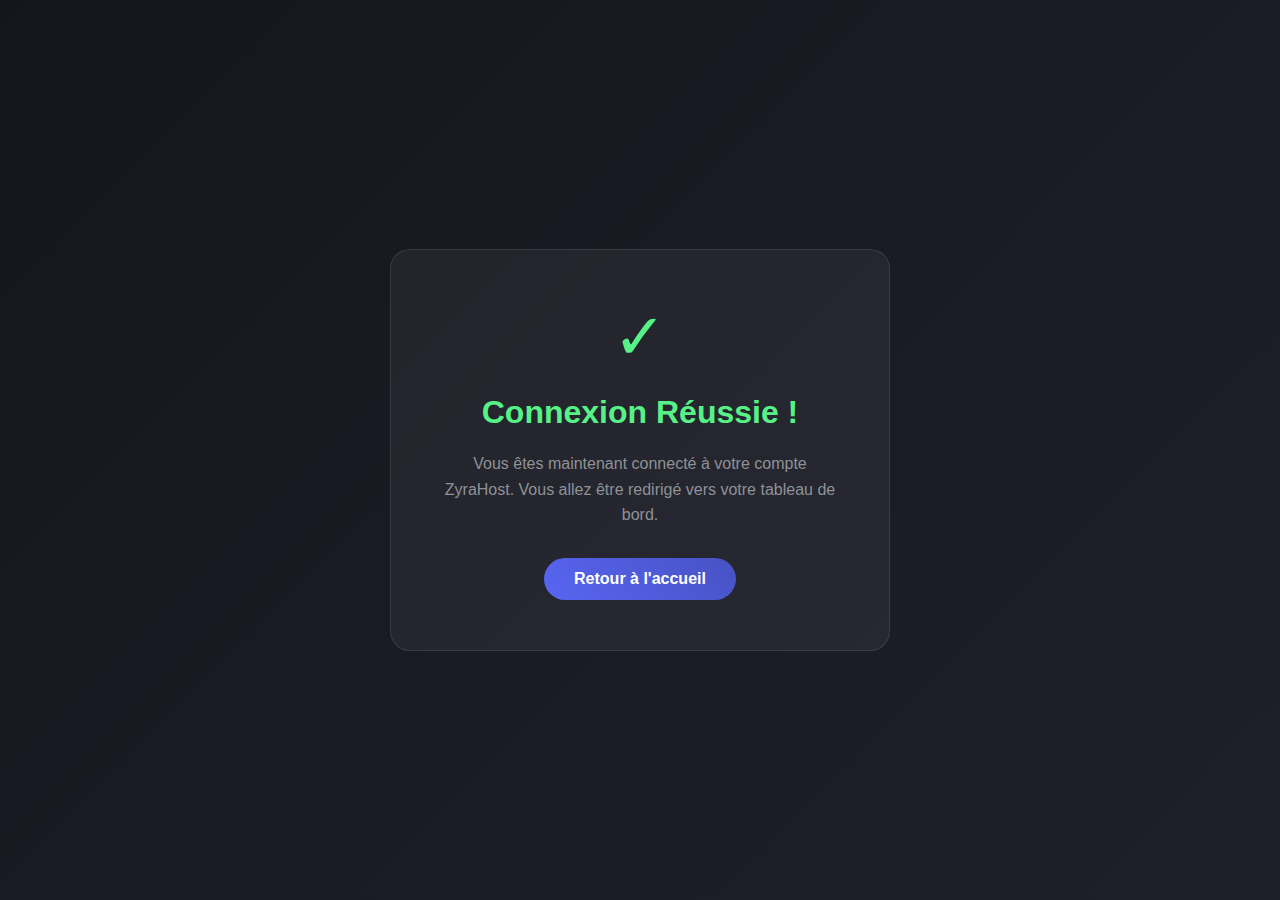
<file: connexion-reussie.html>
<!DOCTYPE html>
<html lang="fr">
<head>
    <meta charset="UTF-8">
    <meta name="viewport" content="width=device-width, initial-scale=1.0">
    <title>Connexion Réussie - ZyraHost</title>
    <style>
        * {
            margin: 0;
            padding: 0;
            box-sizing: border-box;
            font-family: 'Segoe UI', Tahoma, Geneva, Verdana, sans-serif;
        }
        
        body {
            background: linear-gradient(135deg, #15161d 0%, #1e1f29 100%);
            color: #f8f9fa;
            display: flex;
            justify-content: center;
            align-items: center;
            min-height: 100vh;
            padding: 20px;
        }
        
        .success-container {
            text-align: center;
            background: rgba(255, 255, 255, 0.05);
            padding: 50px;
            border-radius: 20px;
            border: 1px solid rgba(255, 255, 255, 0.1);
            max-width: 500px;
        }
        
        .success-icon {
            font-size: 4rem;
            color: #57F287;
            margin-bottom: 20px;
        }
        
        h1 {
            color: #57F287;
            margin-bottom: 20px;
        }
        
        p {
            color: #8e9297;
            margin-bottom: 30px;
            line-height: 1.6;
        }
        
        .btn {
            display: inline-block;
            background: linear-gradient(45deg, #5865F2, #4752c4);
            color: white;
            padding: 12px 30px;
            border-radius: 25px;
            text-decoration: none;
            font-weight: 600;
            transition: all 0.3s ease;
        }
        
        .btn:hover {
            transform: translateY(-2px);
            box-shadow: 0 10px 25px rgba(88, 101, 242, 0.4);
        }
    </style>
</head>
<body>
    <div class="success-container">
        <div class="success-icon">✓</div>
        <h1>Connexion Réussie !</h1>
        <p>Vous êtes maintenant connecté à votre compte ZyraHost. Vous allez être redirigé vers votre tableau de bord.</p>
        <a href="index.html" class="btn">Retour à l'accueil</a>
    </div>

    <script>
        // Redirection automatique après 3 secondes
        setTimeout(() => {
            window.location.href = 'index.html';
        }, 3000);
    </script>
</body>
</html>
</file>
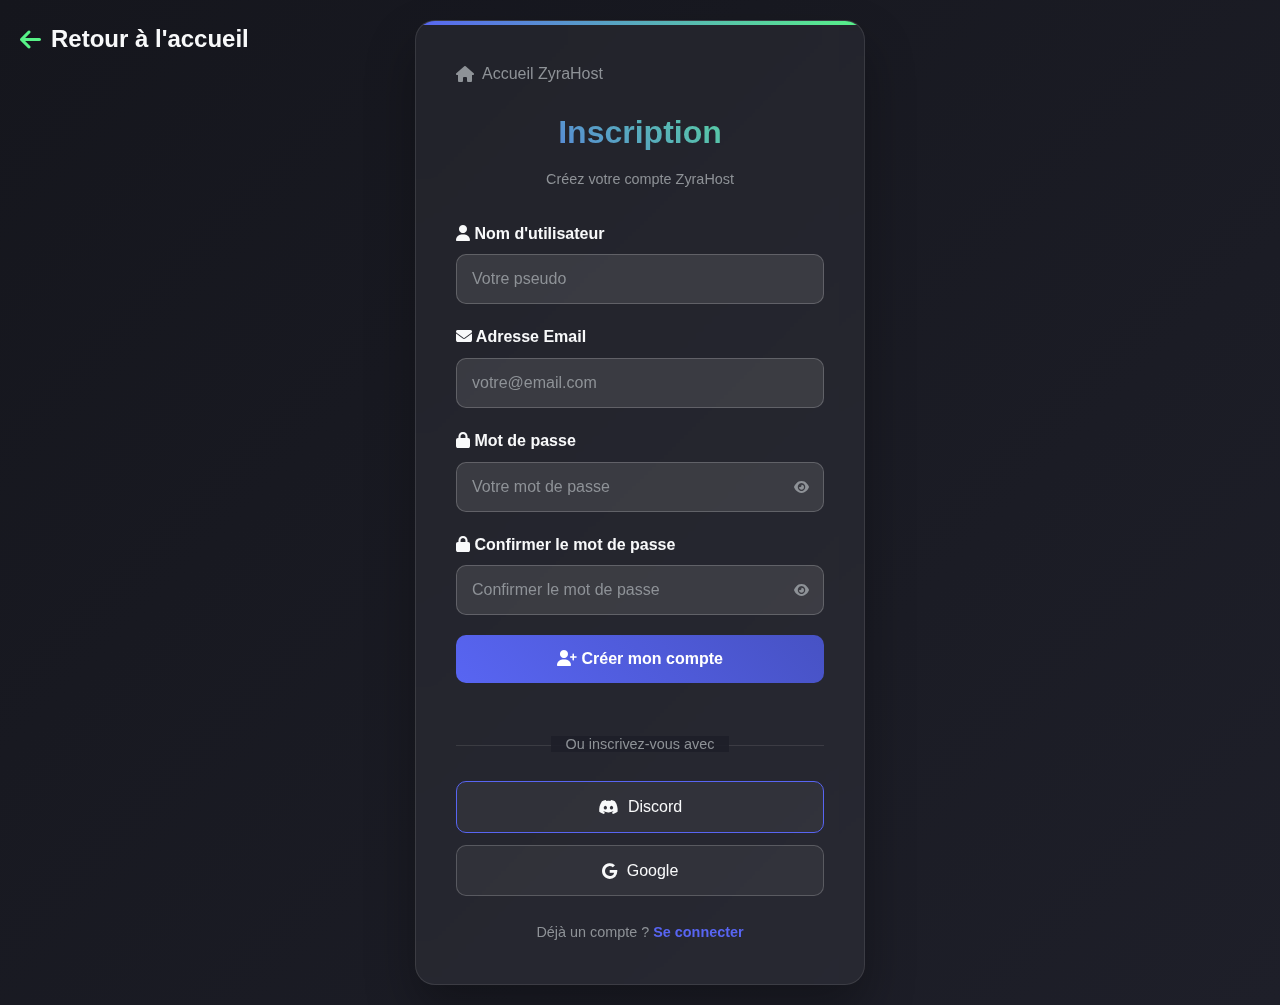
<file: inscription.html>
<!DOCTYPE html>
<html lang="fr">
<head>
    <meta charset="UTF-8">
    <meta name="viewport" content="width=device-width, initial-scale=1.0">
    <title>Inscription - ZyraHost</title>
    <link rel="stylesheet" href="https://cdnjs.cloudflare.com/ajax/libs/font-awesome/6.4.0/css/all.min.css">
    <style>
        * {
            margin: 0;
            padding: 0;
            box-sizing: border-box;
            font-family: 'Segoe UI', Tahoma, Geneva, Verdana, sans-serif;
        }

        :root {
            --primary: #5865F2;
            --secondary: #57F287;
            --accent: #ED4245;
            --dark: #1e1f29;
            --darker: #15161d;
            --light: #f8f9fa;
            --gray: #8e9297;
        }

        body {
            background: linear-gradient(135deg, var(--darker) 0%, var(--dark) 100%);
            color: var(--light);
            line-height: 1.6;
            min-height: 100vh;
            display: flex;
            align-items: center;
            justify-content: center;
            padding: 20px;
        }

        .login-header {
            position: absolute;
            top: 0;
            left: 0;
            width: 100%;
            padding: 20px;
            z-index: 100;
        }

        .logo {
            display: flex;
            align-items: center;
            gap: 10px;
            font-size: 1.5rem;
            font-weight: bold;
            color: var(--light);
            text-decoration: none;
            transition: all 0.3s ease;
        }

        .logo:hover {
            color: var(--secondary);
            transform: translateY(-2px);
        }

        .logo i {
            color: var(--secondary);
        }

        .login-container {
            background: rgba(255, 255, 255, 0.05);
            backdrop-filter: blur(10px);
            border-radius: 20px;
            border: 1px solid rgba(255, 255, 255, 0.1);
            padding: 40px;
            width: 100%;
            max-width: 450px;
            box-shadow: 0 25px 50px rgba(0, 0, 0, 0.3);
            position: relative;
            overflow: hidden;
        }

        .login-container::before {
            content: '';
            position: absolute;
            top: 0;
            left: 0;
            right: 0;
            height: 4px;
            background: linear-gradient(45deg, var(--primary), var(--secondary));
        }

        .login-title {
            text-align: center;
            margin-bottom: 30px;
        }

        .login-title h1 {
            font-size: 2rem;
            margin-bottom: 10px;
            background: linear-gradient(45deg, var(--primary), var(--secondary));
            -webkit-background-clip: text;
            -webkit-text-fill-color: transparent;
            background-clip: text;
        }

        .login-title p {
            color: var(--gray);
            font-size: 0.9rem;
        }

        .form-group {
            margin-bottom: 20px;
        }

        .form-label {
            display: block;
            margin-bottom: 8px;
            font-weight: 600;
            color: var(--light);
        }

        .form-input {
            width: 100%;
            padding: 15px;
            background: rgba(255, 255, 255, 0.1);
            border: 1px solid rgba(255, 255, 255, 0.2);
            border-radius: 10px;
            color: var(--light);
            font-size: 1rem;
            transition: all 0.3s ease;
        }

        .form-input:focus {
            outline: none;
            border-color: var(--primary);
            background: rgba(255, 255, 255, 0.15);
            box-shadow: 0 0 0 3px rgba(88, 101, 242, 0.1);
        }

        .form-input::placeholder {
            color: var(--gray);
        }

        .password-input {
            position: relative;
        }

        .toggle-password {
            position: absolute;
            right: 15px;
            top: 50%;
            transform: translateY(-50%);
            background: none;
            border: none;
            color: var(--gray);
            cursor: pointer;
            transition: color 0.3s ease;
        }

        .toggle-password:hover {
            color: var(--light);
        }

        .login-button {
            width: 100%;
            background: linear-gradient(45deg, var(--primary), #4752c4);
            color: white;
            padding: 15px;
            border: none;
            border-radius: 10px;
            font-size: 1rem;
            font-weight: 600;
            cursor: pointer;
            transition: all 0.3s ease;
            margin-bottom: 25px;
        }

        .login-button:hover {
            transform: translateY(-2px);
            box-shadow: 0 10px 25px rgba(88, 101, 242, 0.4);
        }

        .separator {
            text-align: center;
            margin: 25px 0;
            position: relative;
            color: var(--gray);
            font-size: 0.9rem;
        }

        .separator::before {
            content: '';
            position: absolute;
            top: 50%;
            left: 0;
            right: 0;
            height: 1px;
            background: rgba(255, 255, 255, 0.1);
        }

        .separator span {
            background: rgba(30, 31, 41, 0.9);
            padding: 0 15px;
            position: relative;
            z-index: 1;
        }

        .social-login {
            display: flex;
            flex-direction: column;
            gap: 12px;
            margin-bottom: 25px;
        }

        .social-button {
            display: flex;
            align-items: center;
            justify-content: center;
            gap: 10px;
            padding: 12px;
            border: 1px solid rgba(255, 255, 255, 0.2);
            border-radius: 10px;
            background: rgba(255, 255, 255, 0.05);
            color: var(--light);
            text-decoration: none;
            font-weight: 500;
            transition: all 0.3s ease;
        }

        .social-button:hover {
            background: rgba(255, 255, 255, 0.1);
            transform: translateY(-1px);
        }

        .social-button.discord {
            border-color: var(--primary);
        }

        .social-button.discord:hover {
            background: var(--primary);
        }

        .register-link {
            text-align: center;
            color: var(--gray);
            font-size: 0.9rem;
        }

        .register-link a {
            color: var(--primary);
            text-decoration: none;
            font-weight: 600;
            transition: color 0.3s ease;
        }

        .register-link a:hover {
            color: var(--secondary);
        }

        .alert {
            padding: 12px;
            border-radius: 8px;
            margin-bottom: 20px;
            font-size: 0.9rem;
            text-align: center;
        }

        .alert.error {
            background: rgba(237, 66, 69, 0.1);
            border: 1px solid var(--accent);
            color: #ff6b6b;
        }

        .alert.success {
            background: rgba(87, 242, 135, 0.1);
            border: 1px solid var(--secondary);
            color: var(--secondary);
        }

        .loading {
            display: none;
            text-align: center;
            margin-bottom: 20px;
        }

        .loading-spinner {
            width: 30px;
            height: 30px;
            border: 3px solid rgba(255, 255, 255, 0.1);
            border-top: 3px solid var(--primary);
            border-radius: 50%;
            animation: spin 1s linear infinite;
            margin: 0 auto;
        }

        @keyframes spin {
            0% { transform: rotate(0deg); }
            100% { transform: rotate(360deg); }
        }

        .back-link {
            display: inline-flex;
            align-items: center;
            gap: 8px;
            color: var(--gray);
            text-decoration: none;
            margin-bottom: 20px;
            transition: color 0.3s ease;
        }

        .back-link:hover {
            color: var(--light);
        }

        .floating {
            animation: float 6s ease-in-out infinite;
        }

        @keyframes float {
            0%, 100% { transform: translateY(0px); }
            50% { transform: translateY(-10px); }
        }

        @media (max-width: 480px) {
            .login-container {
                padding: 30px 20px;
            }
            .login-title h1 {
                font-size: 1.7rem;
            }
        }
    </style>
</head>
<body>
    <div class="login-header">
        <a href="index.html" class="logo">
            <i class="fas fa-arrow-left"></i>
            Retour à l'accueil
        </a>
    </div>

    <div class="login-container floating">
        <a href="index.html" class="back-link">
            <i class="fas fa-home"></i>
            Accueil ZyraHost
        </a>

        <div class="login-title">
            <h1>Inscription</h1>
            <p>Créez votre compte ZyraHost</p>
        </div>

        <div class="alert error" id="errorMessage" style="display: none;"></div>

        <div class="loading" id="loading">
            <div class="loading-spinner"></div>
            <p style="margin-top: 10px; color: var(--gray);">Création du compte...</p>
        </div>

        <form id="registerForm">
            <div class="form-group">
                <label for="username" class="form-label">
                    <i class="fas fa-user"></i> Nom d'utilisateur
                </label>
                <input type="text" id="username" class="form-input" placeholder="Votre pseudo" required>
            </div>

            <div class="form-group">
                <label for="email" class="form-label">
                    <i class="fas fa-envelope"></i> Adresse Email
                </label>
                <input type="email" id="email" class="form-input" placeholder="votre@email.com" required>
            </div>

            <div class="form-group">
                <label for="password" class="form-label">
                    <i class="fas fa-lock"></i> Mot de passe
                </label>
                <div class="password-input">
                    <input type="password" id="password" class="form-input" placeholder="Votre mot de passe" required>
                    <button type="button" class="toggle-password">
                        <i class="fas fa-eye"></i>
                    </button>
                </div>
            </div>

            <div class="form-group">
                <label for="confirmPassword" class="form-label">
                    <i class="fas fa-lock"></i> Confirmer le mot de passe
                </label>
                <div class="password-input">
                    <input type="password" id="confirmPassword" class="form-input" placeholder="Confirmer le mot de passe" required>
                    <button type="button" class="toggle-password">
                        <i class="fas fa-eye"></i>
                    </button>
                </div>
            </div>

            <button type="submit" class="login-button" id="submitButton">
                <i class="fas fa-user-plus"></i> Créer mon compte
            </button>
        </form>

        <div class="separator">
            <span>Ou inscrivez-vous avec</span>
        </div>

        <div class="social-login">
            <a href="#" class="social-button discord">
                <i class="fab fa-discord"></i>
                Discord
            </a>
            <a href="#" class="social-button google">
                <i class="fab fa-google"></i>
                Google
            </a>
        </div>

        <div class="register-link">
            Déjà un compte ? <a href="connexion.html">Se connecter</a>
        </div>
    </div>

    <script>
        // Gestion de l'inscription
        document.getElementById('registerForm').addEventListener('submit', function(e) {
            e.preventDefault();
            
            const username = document.getElementById('username').value;
            const email = document.getElementById('email').value;
            const password = document.getElementById('password').value;
            const confirmPassword = document.getElementById('confirmPassword').value;
            
            if (password !== confirmPassword) {
                document.getElementById('errorMessage').style.display = 'block';
                document.getElementById('errorMessage').textContent = 'Les mots de passe ne correspondent pas';
                return;
            }
            
            // Simulation création de compte
            localStorage.setItem('zyrahost_logged_in', 'true');
            localStorage.setItem('zyrahost_user_email', email);
            localStorage.setItem('zyrahost_username', username);
            
            window.location.href = 'index.html';
        });

        // Afficher/masquer mot de passe
        document.querySelectorAll('.toggle-password').forEach(button => {
            button.addEventListener('click', function() {
                const input = this.parentElement.querySelector('input');
                const icon = this.querySelector('i');
                
                if (input.type === 'password') {
                    input.type = 'text';
                    icon.className = 'fas fa-eye-slash';
                } else {
                    input.type = 'password';
                    icon.className = 'fas fa-eye';
                }
            });
        });
    </script>
</body>
</html>
</file>
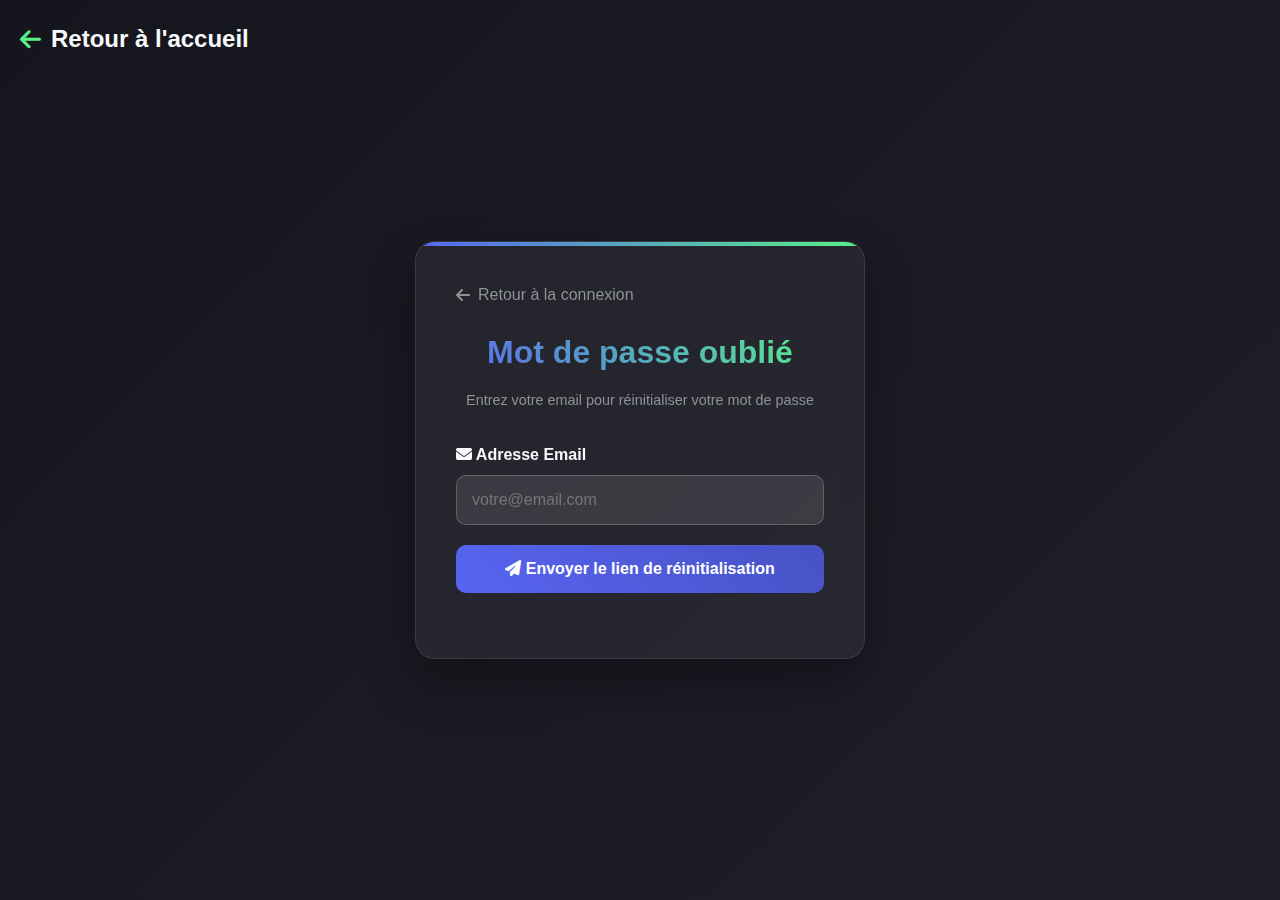
<file: mot-de-passe-oublie.html>
<!DOCTYPE html>
<html lang="fr">
<head>
    <meta charset="UTF-8">
    <meta name="viewport" content="width=device-width, initial-scale=1.0">
    <title>Mot de passe oublié - ZyraHost</title>
    <link rel="stylesheet" href="https://cdnjs.cloudflare.com/ajax/libs/font-awesome/6.4.0/css/all.min.css">
    <style>
        /* Même CSS que connexion.html */
        * {
            margin: 0;
            padding: 0;
            box-sizing: border-box;
            font-family: 'Segoe UI', Tahoma, Geneva, Verdana, sans-serif;
        }

        :root {
            --primary: #5865F2;
            --secondary: #57F287;
            --accent: #ED4245;
            --dark: #1e1f29;
            --darker: #15161d;
            --light: #f8f9fa;
            --gray: #8e9297;
        }

        body {
            background: linear-gradient(135deg, var(--darker) 0%, var(--dark) 100%);
            color: var(--light);
            line-height: 1.6;
            min-height: 100vh;
            display: flex;
            align-items: center;
            justify-content: center;
            padding: 20px;
        }

        .login-header {
            position: absolute;
            top: 0;
            left: 0;
            width: 100%;
            padding: 20px;
            z-index: 100;
        }

        .logo {
            display: flex;
            align-items: center;
            gap: 10px;
            font-size: 1.5rem;
            font-weight: bold;
            color: var(--light);
            text-decoration: none;
            transition: all 0.3s ease;
        }

        .logo:hover {
            color: var(--secondary);
            transform: translateY(-2px);
        }

        .logo i {
            color: var(--secondary);
        }

        .login-container {
            background: rgba(255, 255, 255, 0.05);
            backdrop-filter: blur(10px);
            border-radius: 20px;
            border: 1px solid rgba(255, 255, 255, 0.1);
            padding: 40px;
            width: 100%;
            max-width: 450px;
            box-shadow: 0 25px 50px rgba(0, 0, 0, 0.3);
            position: relative;
            overflow: hidden;
        }

        .login-container::before {
            content: '';
            position: absolute;
            top: 0;
            left: 0;
            right: 0;
            height: 4px;
            background: linear-gradient(45deg, var(--primary), var(--secondary));
        }

        .login-title {
            text-align: center;
            margin-bottom: 30px;
        }

        .login-title h1 {
            font-size: 2rem;
            margin-bottom: 10px;
            background: linear-gradient(45deg, var(--primary), var(--secondary));
            -webkit-background-clip: text;
            -webkit-text-fill-color: transparent;
            background-clip: text;
        }

        .login-title p {
            color: var(--gray);
            font-size: 0.9rem;
        }

        .form-group {
            margin-bottom: 20px;
        }

        .form-label {
            display: block;
            margin-bottom: 8px;
            font-weight: 600;
            color: var(--light);
        }

        .form-input {
            width: 100%;
            padding: 15px;
            background: rgba(255, 255, 255, 0.1);
            border: 1px solid rgba(255, 255, 255, 0.2);
            border-radius: 10px;
            color: var(--light);
            font-size: 1rem;
            transition: all 0.3s ease;
        }

        .form-input:focus {
            outline: none;
            border-color: var(--primary);
            background: rgba(255, 255, 255, 0.15);
            box-shadow: 0 0 0 3px rgba(88, 101, 242, 0.1);
        }

        .login-button {
            width: 100%;
            background: linear-gradient(45deg, var(--primary), #4752c4);
            color: white;
            padding: 15px;
            border: none;
            border-radius: 10px;
            font-size: 1rem;
            font-weight: 600;
            cursor: pointer;
            transition: all 0.3s ease;
            margin-bottom: 25px;
        }

        .login-button:hover {
            transform: translateY(-2px);
            box-shadow: 0 10px 25px rgba(88, 101, 242, 0.4);
        }

        .back-link {
            display: inline-flex;
            align-items: center;
            gap: 8px;
            color: var(--gray);
            text-decoration: none;
            margin-bottom: 20px;
            transition: color 0.3s ease;
        }

        .back-link:hover {
            color: var(--light);
        }

        .floating {
            animation: float 6s ease-in-out infinite;
        }

        @keyframes float {
            0%, 100% { transform: translateY(0px); }
            50% { transform: translateY(-10px); }
        }

        @media (max-width: 480px) {
            .login-container {
                padding: 30px 20px;
            }
        }
    </style>
</head>
<body>
    <div class="login-header">
        <a href="index.html" class="logo">
            <i class="fas fa-arrow-left"></i>
            Retour à l'accueil
        </a>
    </div>

    <div class="login-container floating">
        <a href="connexion.html" class="back-link">
            <i class="fas fa-arrow-left"></i>
            Retour à la connexion
        </a>

        <div class="login-title">
            <h1>Mot de passe oublié</h1>
            <p>Entrez votre email pour réinitialiser votre mot de passe</p>
        </div>

        <form id="resetForm">
            <div class="form-group">
                <label for="email" class="form-label">
                    <i class="fas fa-envelope"></i> Adresse Email
                </label>
                <input type="email" id="email" class="form-input" placeholder="votre@email.com" required>
            </div>

            <button type="submit" class="login-button">
                <i class="fas fa-paper-plane"></i> Envoyer le lien de réinitialisation
            </button>
        </form>

        <script>
            document.getElementById('resetForm').addEventListener('submit', function(e) {
                e.preventDefault();
                alert('Un lien de réinitialisation a été envoyé à votre email !');
                window.location.href = 'connexion.html';
            });
        </script>
    </div>
</body>
</html>
</file>
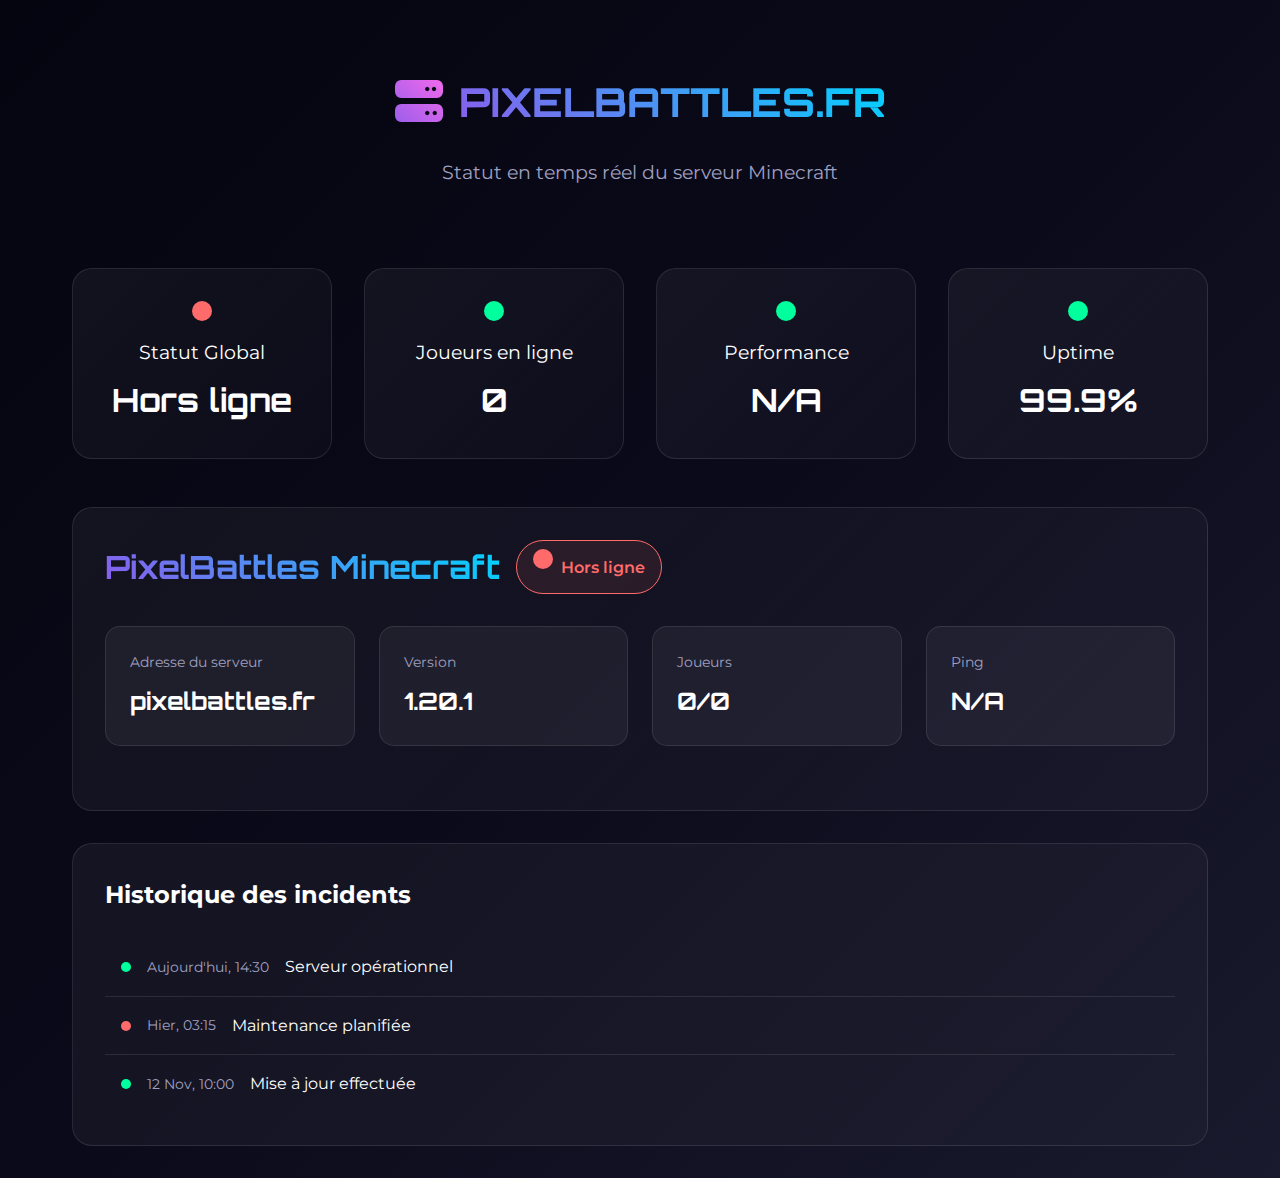
<file: statut.html>
<!DOCTYPE html>
<html lang="fr">
<head>
    <meta charset="UTF-8">
    <meta name="viewport" content="width=device-width, initial-scale=1.0">
    <title>Statut Serveur - PixelBattles.fr</title>
    <link rel="stylesheet" href="https://cdnjs.cloudflare.com/ajax/libs/font-awesome/6.4.0/css/all.min.css">
    <link href="https://fonts.googleapis.com/css2?family=Montserrat:wght@300;400;500;600;700;800;900&family=Orbitron:wght@400;500;600;700;800;900&display=swap" rel="stylesheet">
    <style>
        :root {
            --primary: #8B5CEB;
            --primary-dark: #7B4CD9;
            --secondary: #00D4FF;
            --accent: #FF6BEC;
            --dark: #0A0A1A;
            --darker: #050510;
            --light: #FFFFFF;
            --gray: #A0A0C0;
            --success: #00FF9D;
            --warning: #FFD166;
            --danger: #FF6B6B;
            --online: #00FF9D;
            --offline: #FF6B6B;
            --maintenance: #FFD166;
        }

        * {
            margin: 0;
            padding: 0;
            box-sizing: border-box;
        }

        body {
            font-family: 'Montserrat', sans-serif;
            background: linear-gradient(135deg, var(--darker) 0%, var(--dark) 50%, #1A1A2E 100%);
            color: var(--light);
            min-height: 100vh;
            line-height: 1.6;
        }

        .container {
            max-width: 1200px;
            margin: 0 auto;
            padding: 2rem;
        }

        /* Header */
        .header {
            text-align: center;
            margin-bottom: 3rem;
            padding: 2rem 0;
        }

        .logo {
            display: flex;
            align-items: center;
            justify-content: center;
            gap: 1rem;
            margin-bottom: 1rem;
        }

        .logo-icon {
            font-size: 3rem;
            background: linear-gradient(45deg, var(--primary), var(--accent));
            -webkit-background-clip: text;
            -webkit-text-fill-color: transparent;
        }

        .logo-text {
            font-family: 'Orbitron', sans-serif;
            font-size: 2.5rem;
            font-weight: 800;
            background: linear-gradient(45deg, var(--primary), var(--secondary));
            -webkit-background-clip: text;
            -webkit-text-fill-color: transparent;
        }

        .subtitle {
            color: var(--gray);
            font-size: 1.2rem;
        }

        /* Status Overview */
        .status-overview {
            display: grid;
            grid-template-columns: repeat(auto-fit, minmax(250px, 1fr));
            gap: 2rem;
            margin-bottom: 3rem;
        }

        .status-card {
            background: linear-gradient(135deg, rgba(255, 255, 255, 0.05), rgba(255, 255, 255, 0.02));
            border: 1px solid rgba(255, 255, 255, 0.1);
            border-radius: 20px;
            padding: 2rem;
            text-align: center;
            transition: all 0.3s ease;
        }

        .status-card:hover {
            transform: translateY(-5px);
            border-color: var(--primary);
            box-shadow: 0 10px 30px rgba(139, 92, 235, 0.2);
        }

        .status-indicator {
            width: 20px;
            height: 20px;
            border-radius: 50%;
            margin: 0 auto 1rem;
            animation: pulse 2s infinite;
        }

        .status-online { background: var(--online); }
        .status-offline { background: var(--offline); }
        .status-maintenance { background: var(--maintenance); }

        @keyframes pulse {
            0%, 100% { opacity: 1; }
            50% { opacity: 0.5; }
        }

        .status-title {
            font-size: 1.2rem;
            margin-bottom: 0.5rem;
            color: var(--light);
        }

        .status-value {
            font-family: 'Orbitron', sans-serif;
            font-size: 2rem;
            font-weight: 700;
        }

        /* Server Info */
        .server-info {
            background: linear-gradient(135deg, rgba(255, 255, 255, 0.05), rgba(255, 255, 255, 0.02));
            border: 1px solid rgba(255, 255, 255, 0.1);
            border-radius: 20px;
            padding: 2rem;
            margin-bottom: 2rem;
        }

        .server-header {
            display: flex;
            justify-content: between;
            align-items: center;
            margin-bottom: 2rem;
            flex-wrap: wrap;
            gap: 1rem;
        }

        .server-title {
            font-family: 'Orbitron', sans-serif;
            font-size: 2rem;
            background: linear-gradient(45deg, var(--primary), var(--secondary));
            -webkit-background-clip: text;
            -webkit-text-fill-color: transparent;
        }

        .server-status {
            display: flex;
            align-items: center;
            gap: 0.5rem;
            padding: 0.5rem 1rem;
            border-radius: 50px;
            font-weight: 600;
        }

        .server-online {
            background: rgba(0, 255, 157, 0.1);
            border: 1px solid var(--online);
            color: var(--online);
        }

        .server-offline {
            background: rgba(255, 107, 107, 0.1);
            border: 1px solid var(--offline);
            color: var(--offline);
        }

        .server-metrics {
            display: grid;
            grid-template-columns: repeat(auto-fit, minmax(200px, 1fr));
            gap: 1.5rem;
            margin-bottom: 2rem;
        }

        .metric {
            background: rgba(255, 255, 255, 0.05);
            padding: 1.5rem;
            border-radius: 15px;
            border: 1px solid rgba(255, 255, 255, 0.1);
        }

        .metric-label {
            color: var(--gray);
            font-size: 0.9rem;
            margin-bottom: 0.5rem;
        }

        .metric-value {
            font-family: 'Orbitron', sans-serif;
            font-size: 1.5rem;
            font-weight: 700;
            color: var(--light);
        }

        /* Players List */
        .players-section {
            margin-top: 2rem;
        }

        .players-title {
            font-size: 1.3rem;
            margin-bottom: 1rem;
            color: var(--light);
        }

        .players-grid {
            display: grid;
            grid-template-columns: repeat(auto-fill, minmax(120px, 1fr));
            gap: 1rem;
        }

        .player-card {
            background: rgba(255, 255, 255, 0.05);
            border: 1px solid rgba(255, 255, 255, 0.1);
            border-radius: 10px;
            padding: 1rem;
            text-align: center;
            transition: all 0.3s ease;
        }

        .player-card:hover {
            transform: translateY(-2px);
            border-color: var(--primary);
        }

        .player-avatar {
            width: 50px;
            height: 50px;
            border-radius: 50%;
            margin: 0 auto 0.5rem;
            background: linear-gradient(45deg, var(--primary), var(--accent));
            display: flex;
            align-items: center;
            justify-content: center;
            font-size: 1.2rem;
            color: var(--light);
        }

        .player-name {
            font-size: 0.9rem;
            color: var(--light);
            word-break: break-word;
        }

        /* History */
        .history-section {
            background: linear-gradient(135deg, rgba(255, 255, 255, 0.05), rgba(255, 255, 255, 0.02));
            border: 1px solid rgba(255, 255, 255, 0.1);
            border-radius: 20px;
            padding: 2rem;
            margin-top: 2rem;
        }

        .history-title {
            font-size: 1.5rem;
            margin-bottom: 1.5rem;
            color: var(--light);
        }

        .history-item {
            display: flex;
            align-items: center;
            gap: 1rem;
            padding: 1rem;
            border-bottom: 1px solid rgba(255, 255, 255, 0.1);
        }

        .history-item:last-child {
            border-bottom: none;
        }

        .history-status {
            width: 10px;
            height: 10px;
            border-radius: 50%;
        }

        .history-time {
            color: var(--gray);
            font-size: 0.9rem;
        }

        .history-event {
            color: var(--light);
            flex: 1;
        }

        /* Loading */
        .loading {
            text-align: center;
            padding: 3rem;
            color: var(--gray);
        }

        .loading-spinner {
            width: 40px;
            height: 40px;
            border: 4px solid rgba(255, 255, 255, 0.1);
            border-left: 4px solid var(--primary);
            border-radius: 50%;
            animation: spin 1s linear infinite;
            margin: 0 auto 1rem;
        }

        @keyframes spin {
            0% { transform: rotate(0deg); }
            100% { transform: rotate(360deg); }
        }

        /* Responsive */
        @media (max-width: 768px) {
            .container {
                padding: 1rem;
            }

            .logo-text {
                font-size: 2rem;
            }

            .server-header {
                flex-direction: column;
                text-align: center;
            }

            .server-metrics {
                grid-template-columns: 1fr;
            }

            .players-grid {
                grid-template-columns: repeat(auto-fill, minmax(100px, 1fr));
            }
        }
    </style>
</head>
<body>
    <div class="container">
        <!-- Header -->
        <div class="header">
            <div class="logo">
                <div class="logo-icon">
                    <i class="fas fa-server"></i>
                </div>
                <div class="logo-text">PIXELBATTLES.FR</div>
            </div>
            <p class="subtitle">Statut en temps réel du serveur Minecraft</p>
        </div>

        <!-- Status Overview -->
        <div class="status-overview">
            <div class="status-card">
                <div class="status-indicator status-online" id="overallStatus"></div>
                <div class="status-title">Statut Global</div>
                <div class="status-value" id="statusText">Chargement...</div>
            </div>
            <div class="status-card">
                <div class="status-indicator status-online"></div>
                <div class="status-title">Joueurs en ligne</div>
                <div class="status-value" id="onlinePlayers">0</div>
            </div>
            <div class="status-card">
                <div class="status-indicator status-online"></div>
                <div class="status-title">Performance</div>
                <div class="status-value" id="performance">0ms</div>
            </div>
            <div class="status-card">
                <div class="status-indicator status-online"></div>
                <div class="status-title">Uptime</div>
                <div class="status-value" id="uptime">99.9%</div>
            </div>
        </div>

        <!-- Server Info -->
        <div class="server-info">
            <div class="server-header">
                <h1 class="server-title">PixelBattles Minecraft</h1>
                <div class="server-status server-online" id="serverStatus">
                    <div class="status-indicator status-online"></div>
                    <span>En ligne</span>
                </div>
            </div>

            <div class="server-metrics">
                <div class="metric">
                    <div class="metric-label">Adresse du serveur</div>
                    <div class="metric-value">pixelbattles.fr</div>
                </div>
                <div class="metric">
                    <div class="metric-label">Version</div>
                    <div class="metric-value" id="serverVersion">1.20.1</div>
                </div>
                <div class="metric">
                    <div class="metric-label">Joueurs</div>
                    <div class="metric-value" id="playersCount">0/50</div>
                </div>
                <div class="metric">
                    <div class="metric-label">Ping</div>
                    <div class="metric-value" id="serverPing">0ms</div>
                </div>
            </div>

            <!-- Players List -->
            <div class="players-section" id="playersSection">
                <h3 class="players-title">Joueurs connectés</h3>
                <div class="players-grid" id="playersGrid">
                    <!-- Les joueurs seront ajoutés ici dynamiquement -->
                </div>
            </div>
        </div>

        <!-- History -->
        <div class="history-section">
            <h3 class="history-title">Historique des incidents</h3>
            <div id="historyList">
                <div class="history-item">
                    <div class="history-status status-online"></div>
                    <div class="history-time">Aujourd'hui, 14:30</div>
                    <div class="history-event">Serveur opérationnel</div>
                </div>
                <div class="history-item">
                    <div class="history-status status-offline"></div>
                    <div class="history-time">Hier, 03:15</div>
                    <div class="history-event">Maintenance planifiée</div>
                </div>
                <div class="history-item">
                    <div class="history-status status-online"></div>
                    <div class="history-time">12 Nov, 10:00</div>
                    <div class="history-event">Mise à jour effectuée</div>
                </div>
            </div>
        </div>
    </div>

    <script>
        // Configuration
        const SERVER_IP = 'pixelbattles.fr'; // Remplacez par l'IP de votre serveur
        const SERVER_PORT = 25565; // Port par défaut Minecraft

        // Éléments DOM
        const elements = {
            overallStatus: document.getElementById('overallStatus'),
            statusText: document.getElementById('statusText'),
            onlinePlayers: document.getElementById('onlinePlayers'),
            performance: document.getElementById('performance'),
            uptime: document.getElementById('uptime'),
            serverStatus: document.getElementById('serverStatus'),
            serverVersion: document.getElementById('serverVersion'),
            playersCount: document.getElementById('playersCount'),
            serverPing: document.getElementById('serverPing'),
            playersSection: document.getElementById('playersSection'),
            playersGrid: document.getElementById('playersGrid')
        };

        // Fonction pour récupérer le statut du serveur
        async function fetchServerStatus() {
            try {
                const response = await fetch(`https://api.mcstatus.io/v2/status/java/${SERVER_IP}:${SERVER_PORT}`);
                const data = await response.json();

                updateUI(data);
            } catch (error) {
                console.error('Erreur lors de la récupération du statut:', error);
                setOfflineStatus();
            }
        }

        // Mettre à jour l'interface
        function updateUI(data) {
            if (data.online) {
                // Serveur en ligne
                elements.overallStatus.className = 'status-indicator status-online';
                elements.statusText.textContent = 'En ligne';
                elements.serverStatus.className = 'server-status server-online';
                elements.serverStatus.innerHTML = '<div class="status-indicator status-online"></div><span>En ligne</span>';

                // Informations du serveur
                elements.serverVersion.textContent = data.version?.name_clean || 'Inconnu';
                elements.playersCount.textContent = `${data.players?.online || 0}/${data.players?.max || 0}`;
                elements.onlinePlayers.textContent = data.players?.online || 0;
                elements.serverPing.textContent = `${Math.round(data.round_trip_latency || 0)}ms`;
                elements.performance.textContent = `${Math.round(data.round_trip_latency || 0)}ms`;

                // Liste des joueurs
                updatePlayersList(data.players?.list || []);
            } else {
                setOfflineStatus();
            }
        }

        // Statut hors ligne
        function setOfflineStatus() {
            elements.overallStatus.className = 'status-indicator status-offline';
            elements.statusText.textContent = 'Hors ligne';
            elements.serverStatus.className = 'server-status server-offline';
            elements.serverStatus.innerHTML = '<div class="status-indicator status-offline"></div><span>Hors ligne</span>';
            
            elements.playersCount.textContent = '0/0';
            elements.onlinePlayers.textContent = '0';
            elements.serverPing.textContent = 'N/A';
            elements.performance.textContent = 'N/A';

            // Cacher la liste des joueurs
            elements.playersSection.style.display = 'none';
        }

        // Mettre à jour la liste des joueurs
        function updatePlayersList(players) {
            elements.playersGrid.innerHTML = '';

            if (players.length === 0) {
                const emptyMessage = document.createElement('div');
                emptyMessage.textContent = 'Aucun joueur connecté';
                emptyMessage.style.gridColumn = '1 / -1';
                emptyMessage.style.textAlign = 'center';
                emptyMessage.style.color = 'var(--gray)';
                emptyMessage.style.padding = '2rem';
                elements.playersGrid.appendChild(emptyMessage);
                return;
            }

            players.forEach(player => {
                const playerCard = document.createElement('div');
                playerCard.className = 'player-card';
                
                const avatar = document.createElement('div');
                avatar.className = 'player-avatar';
                avatar.textContent = player.name_clean ? player.name_clean.charAt(0).toUpperCase() : '?';
                
                const name = document.createElement('div');
                name.className = 'player-name';
                name.textContent = player.name_clean || 'Joueur';
                
                playerCard.appendChild(avatar);
                playerCard.appendChild(name);
                elements.playersGrid.appendChild(playerCard);
            });
        }

        // Simuler l'uptime (dans un vrai projet, ça viendrait de votre API)
        function calculateUptime() {
            // Simulation d'un uptime de 99.9%
            elements.uptime.textContent = '99.9%';
        }

        // Actualiser automatiquement toutes les 30 secondes
        function startAutoRefresh() {
            fetchServerStatus();
            calculateUptime();
            setInterval(fetchServerStatus, 30000); // 30 secondes
            setInterval(calculateUptime, 60000); // 1 minute
        }

        // Démarrer l'application
        document.addEventListener('DOMContentLoaded', () => {
            startAutoRefresh();
        });

        // Gestion des erreurs
        window.addEventListener('error', (event) => {
            console.error('Erreur:', event.error);
            setOfflineStatus();
        });
    </script>
</body>
</html>
</file>
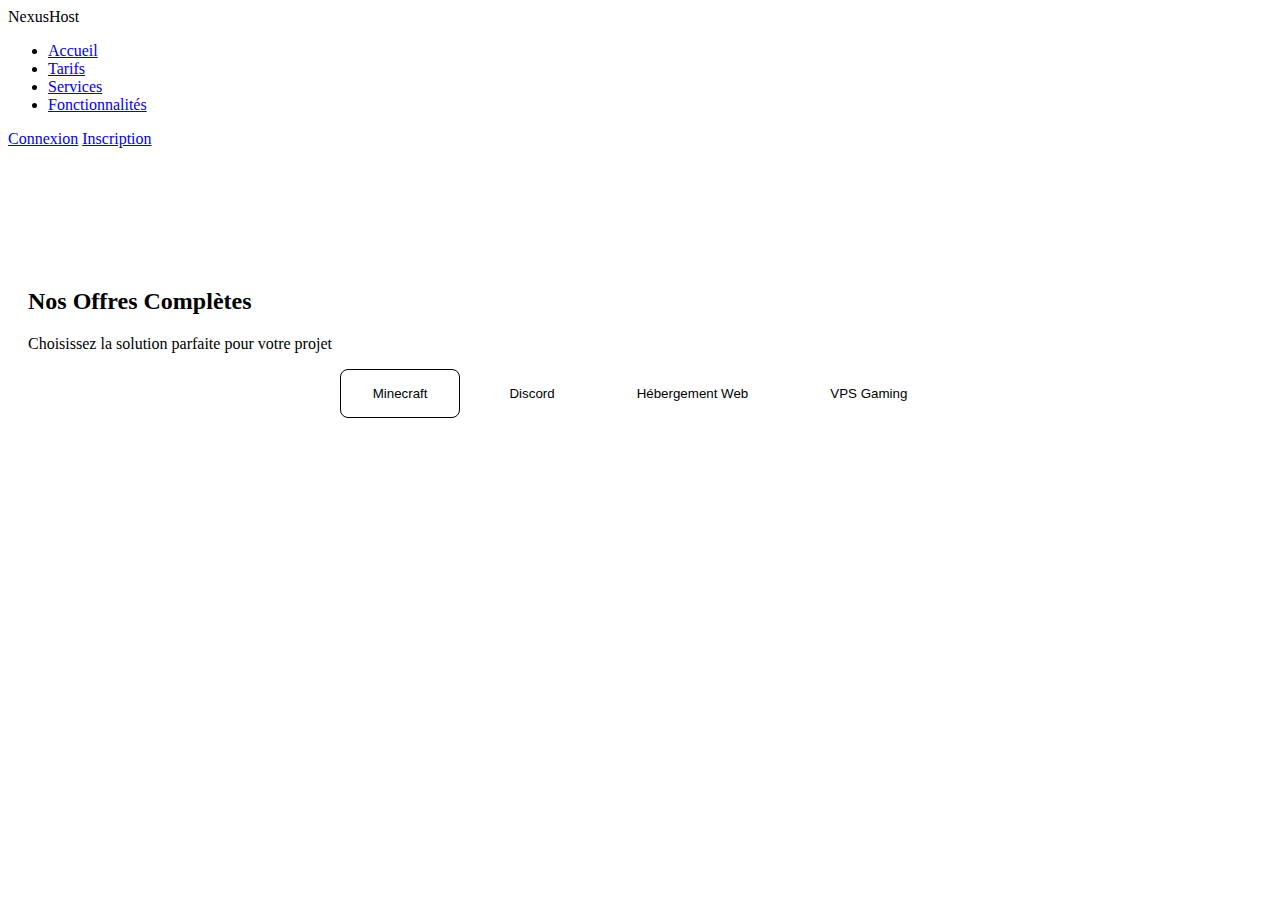
<file: tarif.html>
<!DOCTYPE html>
<html lang="fr">
<head>
    <meta charset="UTF-8">
    <meta name="viewport" content="width=device-width, initial-scale=1.0">
    <title>Tarifs - NexusHost</title>
    <style>
        /* Reprendre tous les styles du index.html et ajouter : */
        .pricing-detailed {
            padding: 120px 20px 80px;
        }

        .service-tabs {
            display: flex;
            justify-content: center;
            gap: 1rem;
            margin-bottom: 3rem;
            flex-wrap: wrap;
        }

        .tab-btn {
            padding: 1rem 2rem;
            background: rgba(255,255,255,0.05);
            border: 1px solid rgba(255,255,255,0.1);
            color: var(--light);
            border-radius: 8px;
            cursor: pointer;
            transition: all 0.3s ease;
        }

        .tab-btn.active {
            background: var(--gradient);
            border-color: var(--primary);
        }

        .tab-content {
            display: none;
        }

        .tab-content.active {
            display: block;
        }

        .comparison-table {
            background: rgba(255,255,255,0.05);
            border-radius: 15px;
            overflow: hidden;
            margin-top: 2rem;
        }

        .table-header {
            background: var(--gradient);
            padding: 2rem;
            text-align: center;
        }

        .table-row {
            display: grid;
            grid-template-columns: 2fr 1fr 1fr 1fr;
            padding: 1rem 2rem;
            border-bottom: 1px solid rgba(255,255,255,0.1);
            align-items: center;
        }

        .table-row.header {
            background: rgba(255,255,255,0.1);
            font-weight: 600;
        }
    </style>
</head>
<body>
    <header>
        <div class="nav-container">
            <div class="logo">NexusHost</div>
            <nav>
                <ul class="nav-links">
                    <li><a href="index.html">Accueil</a></li>
                    <li><a href="tarif.html" class="active">Tarifs</a></li>
                    <li><a href="index.html#services">Services</a></li>
                    <li><a href="index.html#features">Fonctionnalités</a></li>
                </ul>
            </nav>
            <div class="auth-buttons">
                <a href="connexion.html" class="btn btn-secondary">Connexion</a>
                <a href="#" class="btn btn-primary">Inscription</a>
            </div>
        </div>
    </header>

    <section class="pricing-detailed">
        <div class="section-title">
            <h2>Nos Offres Complètes</h2>
            <p>Choisissez la solution parfaite pour votre projet</p>
        </div>

        <div class="service-tabs">
            <button class="tab-btn active" data-tab="minecraft">Minecraft</button>
            <button class="tab-btn" data-tab="discord">Discord</button>
            <button class="tab-btn" data-tab="web">Hébergement Web</button>
            <button class="tab-btn" data-tab="vps">VPS Gaming</button>
        </div>

        <div id="minecraft" class="tab-content active">
            <div class="pricing-grid">
                <!-- Ajouter les cartes de tarifs Minecraft spécifiques -->
            </div>
        </div>

        <!-- Contenu des autres onglets -->
    </section>

    <script>
        // Tab functionality
        document.querySelectorAll('.tab-btn').forEach(btn => {
            btn.addEventListener('click', function() {
                // Remove active class from all buttons and contents
                document.querySelectorAll('.tab-btn').forEach(b => b.classList.remove('active'));
                document.querySelectorAll('.tab-content').forEach(c => c.classList.remove('active'));
                
                // Add active class to clicked button and corresponding content
                this.classList.add('active');
                const tabId = this.getAttribute('data-tab');
                document.getElementById(tabId).classList.add('active');
            });
        });
    </script>
</body>
</html>
</file>
